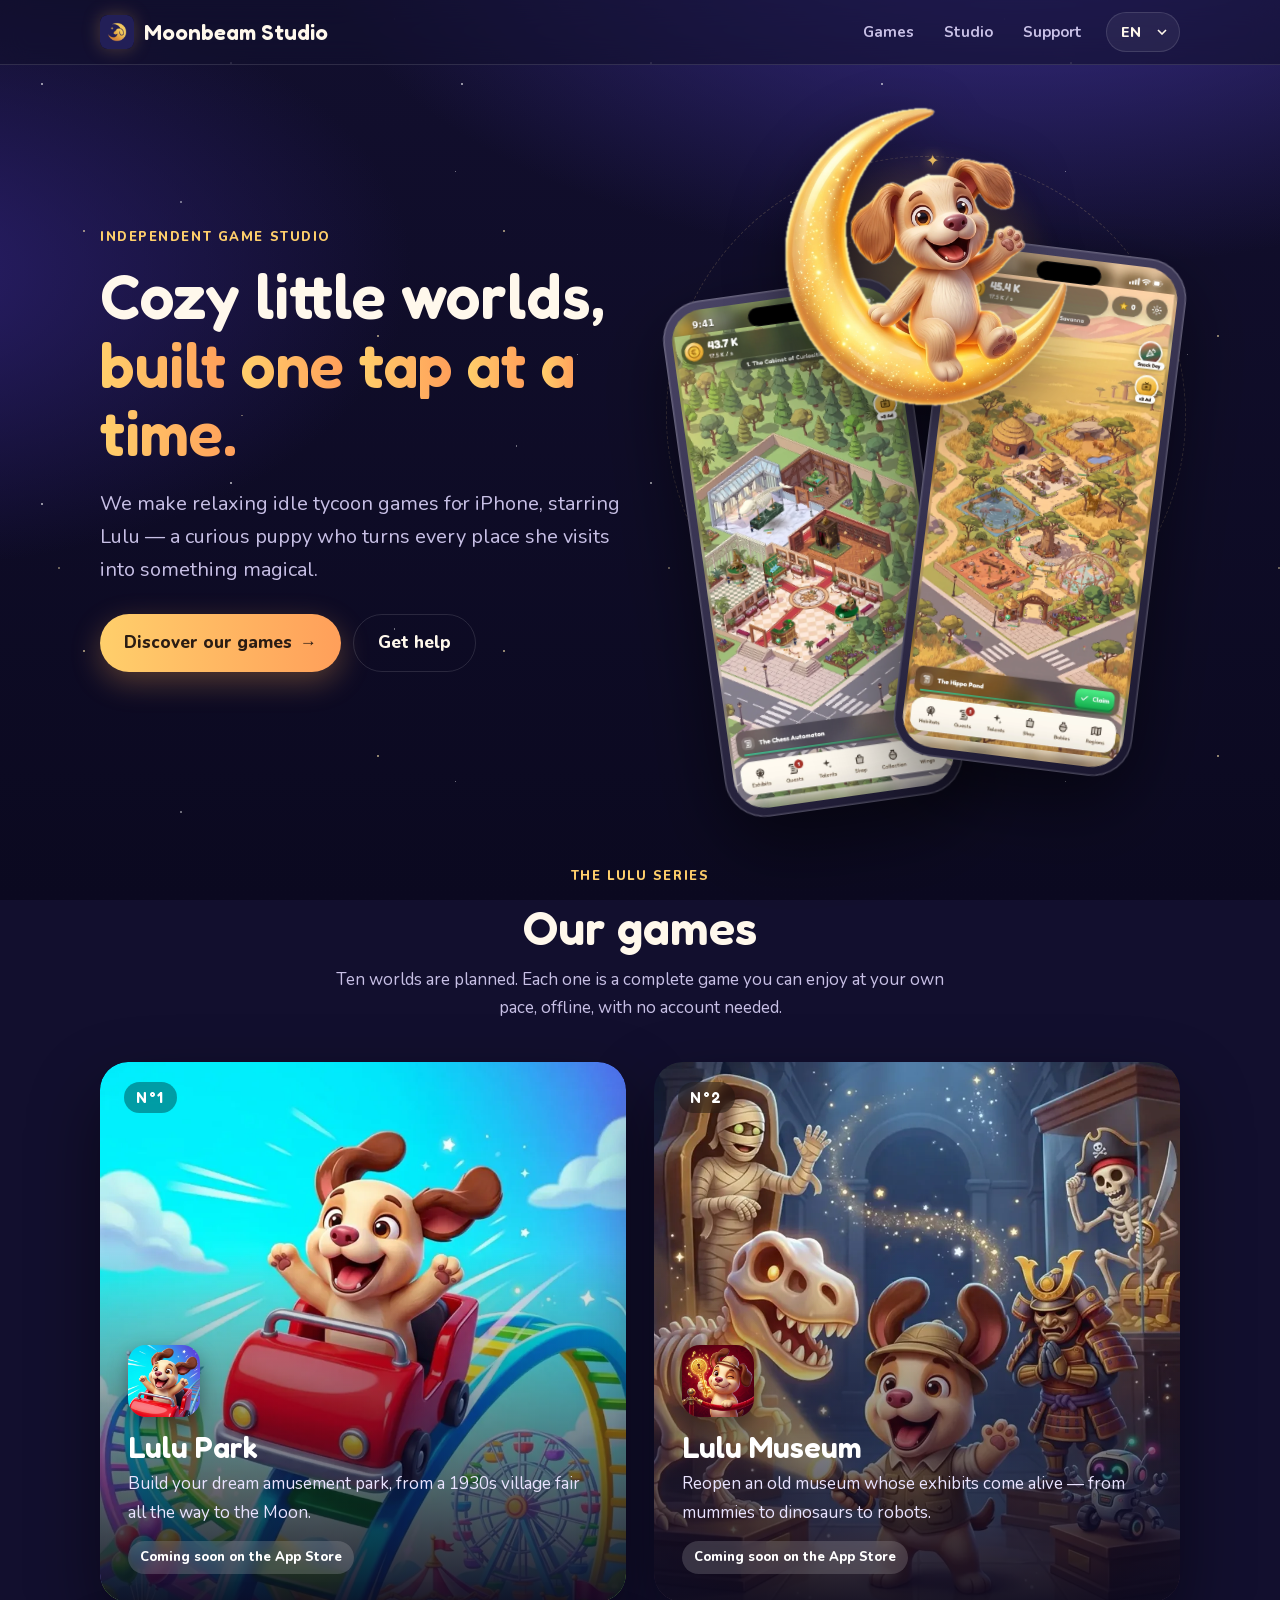
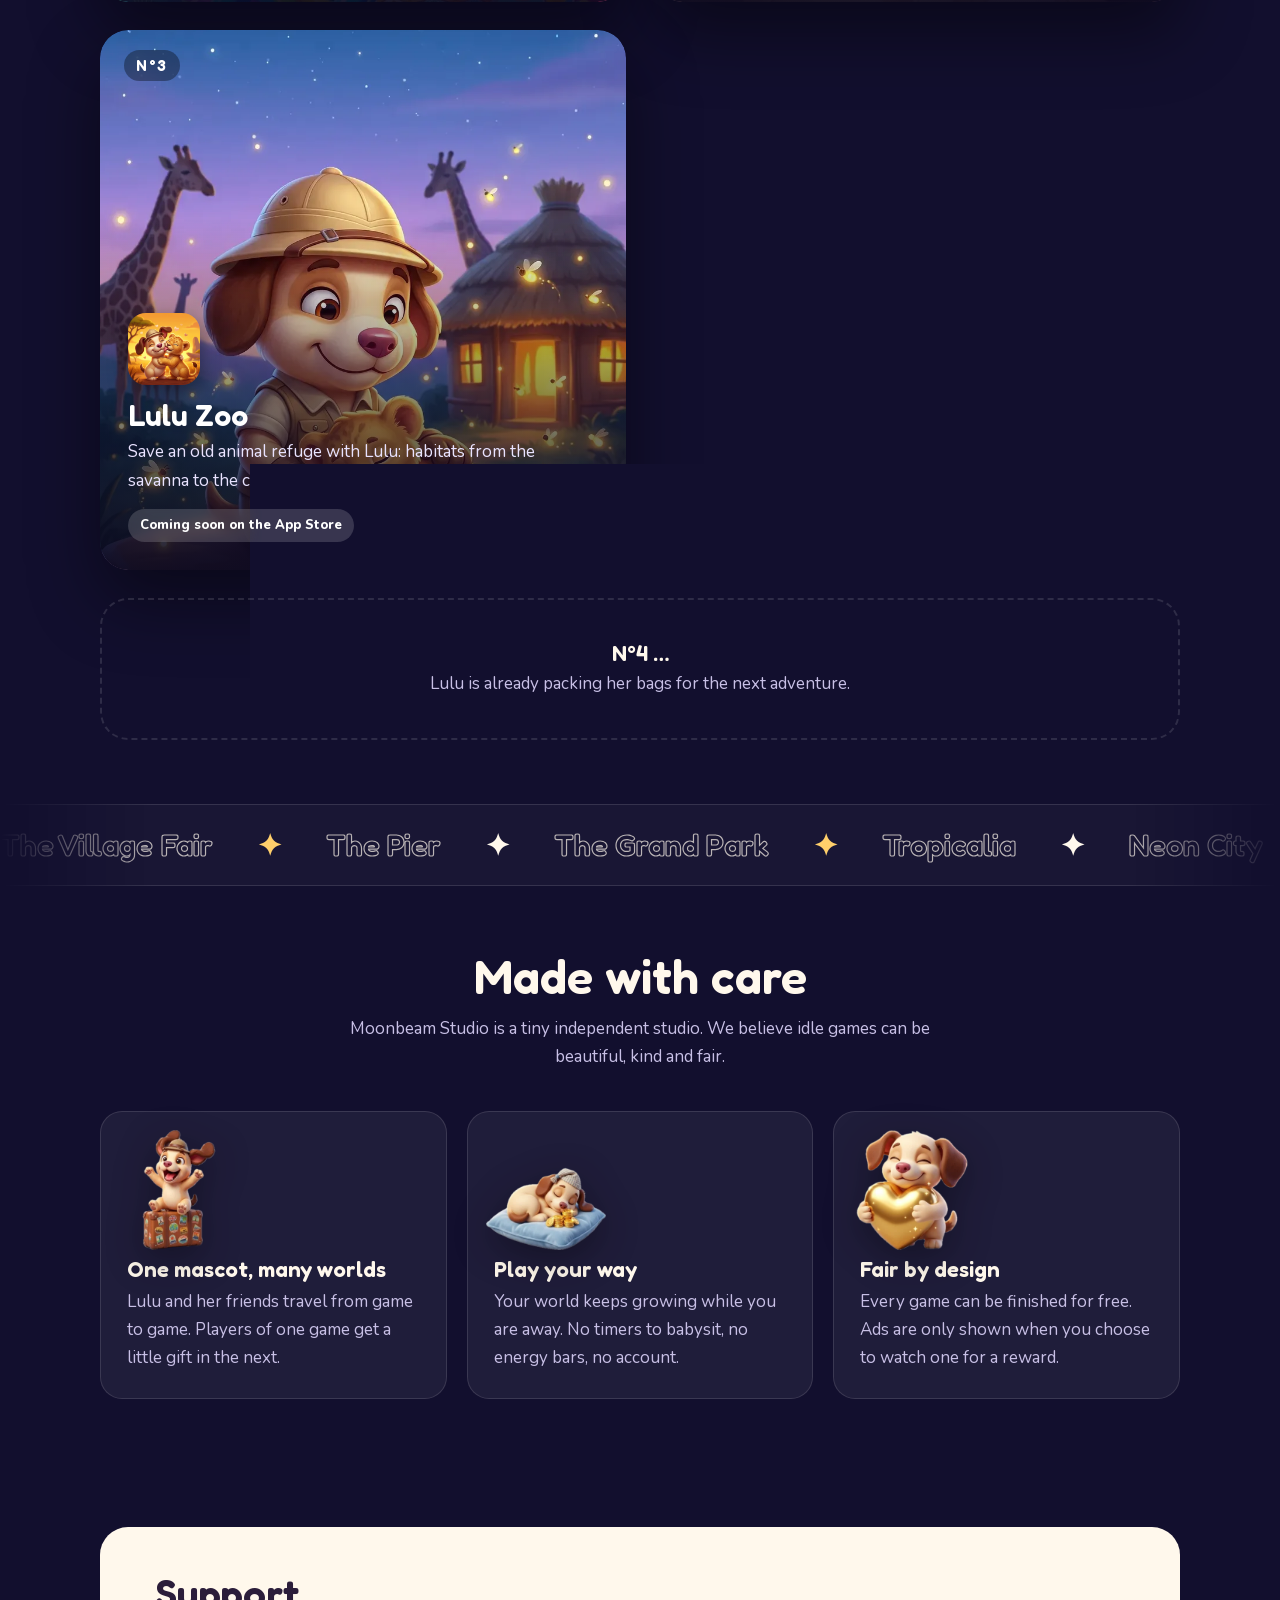
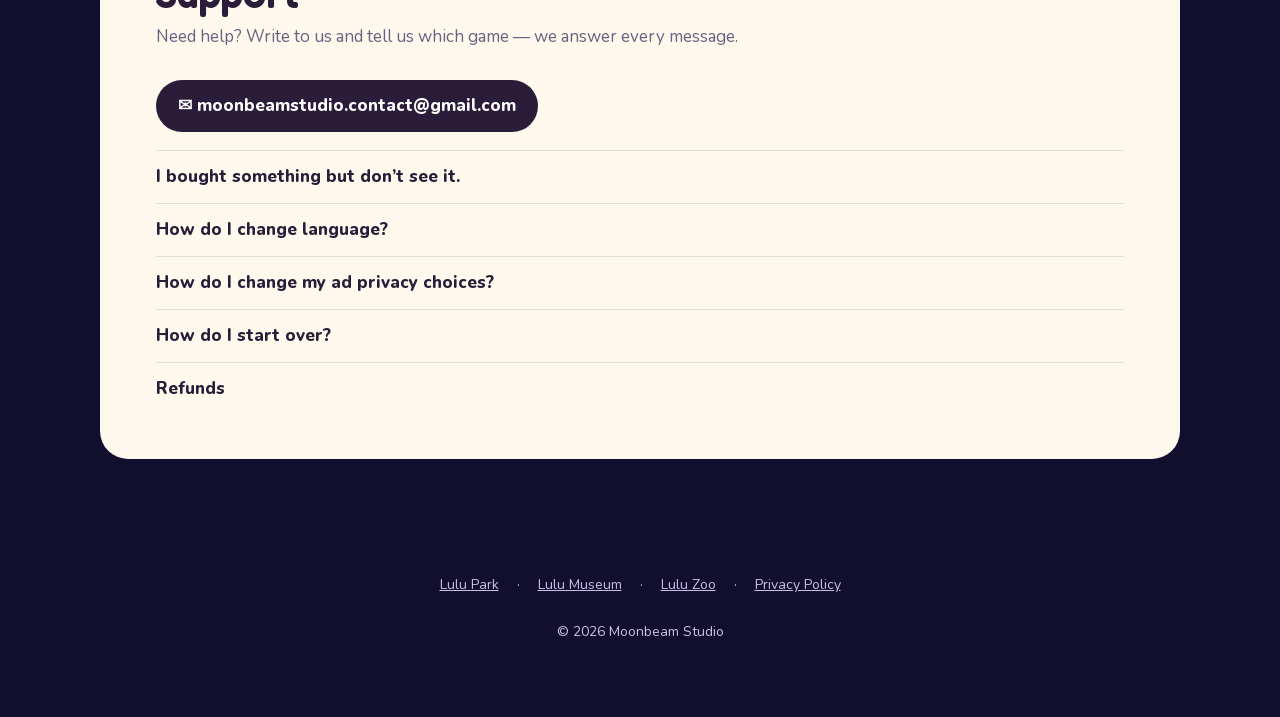
<file: index.html>
<!doctype html>
<html lang="en" data-l="en">
<head>
<meta charset="utf-8">
<meta name="viewport" content="width=device-width, initial-scale=1">
<title>Moonbeam Studio · Cozy idle games starring Lulu</title>
<meta name="description" content="Moonbeam Studio makes cozy idle tycoon games starring Lulu the puppy: Lulu Park, Lulu Museum and Lulu Zoo. Support, FAQ and contact.">
<meta property="og:title" content="Moonbeam Studio">
<meta property="og:description" content="Cozy idle worlds starring Lulu the puppy.">
<meta property="og:image" content="https://moonbeamstudio.github.io/img/og-studio.jpg">
<meta property="og:image:width" content="1200"><meta property="og:image:height" content="630">
<meta name="twitter:card" content="summary_large_image">
<link rel="canonical" href="https://moonbeamstudio.github.io/">
<script type="application/ld+json">{"@context": "https://schema.org", "@type": "Organization", "name": "Moonbeam Studio", "url": "https://moonbeamstudio.github.io/", "logo": "https://moonbeamstudio.github.io/img/logo.png", "email": "moonbeamstudio.contact@gmail.com"}</script>
<link rel="icon" href="favicon.png?v=2">
<link rel="apple-touch-icon" href="apple-touch-icon.png?v=2">
<link rel="preload" href="fonts/fredoka-600-latin.woff2" as="font" type="font/woff2" crossorigin>
<link rel="stylesheet" href="fonts.css">
<link rel="stylesheet" href="style.css">
<script src="i18n.js"></script>
<script src="lang.js"></script>
<script src="motion.js"></script>
</head>
<body>
<div class="sky"></div><div class="progress"></div><div class="glow"></div>

<header class="nav"><div class="wrap">
  <a class="brand" href="./"><img class="logo" src="img/logo-96.png" alt="" width="34" height="34">Moonbeam Studio</a>
  <nav>
    <a href="#games" class="hide-s"><span data-i="t0">Games</span></a>
    <a href="#studio" class="hide-s"><span data-i="t1">Studio</span></a>
    <a href="#support"><span data-i="t2">Support</span></a>
    <label class="lang"><span class="sr">Language</span><select aria-label="Language">
      <option value="en">EN</option><option value="fr">FR</option><option value="es">ES</option><option value="pt">PT</option><option value="de">DE</option><option value="it">IT</option><option value="ja">日本</option>
    </select></label>
  </nav>
</div></header>

<main>
<div class="wrap hero">
  <div>
    <span class="eyebrow"><span data-i="t3">Independent game studio</span></span>
    <h1 data-words><span data-i="t4">Cozy little worlds, <em>built one tap at a time.</em></span></h1>
    <p class="lead" data-r><span data-i="t5">We make relaxing idle tycoon games for iPhone, starring Lulu — a curious puppy who turns every place she visits into something magical.</span></p>
    <div class="btns" data-r>
      <a class="btn gold" href="#games"><span data-i="t6">Discover our games</span> →</a>
      <a class="btn ghost" href="#support"><span data-i="t7">Get help</span></a>
    </div>
  </div>
  <div class="stage" aria-hidden="true">
    <div class="orbit"></div><div class="orbit o2"></div><div class="moon"></div><img class="lulu" src="img/lulu-moon.webp" alt="Lulu sitting on the moon">
    <div class="phone p1"><img src="img/museum-1.webp" alt="" fetchpriority="high" decoding="async" width="720" height="1564"></div>
    <div class="phone p2"><img src="img/zoo-1.webp" alt="" fetchpriority="high" decoding="async" width="720" height="1564"></div>
  </div>
</div>

<section id="games"><div class="wrap">
  <div class="title">
    <span class="eyebrow"><span data-i="t8">The Lulu series</span></span>
    <h2 data-words><span data-i="t9">Our games</span></h2>
    <p><span data-i="t10">Ten worlds are planned. Each one is a complete game you can enjoy at your own pace, offline, with no account needed.</span></p>
  </div>
  <div class="games">
    <a class="game" data-tilt data-r href="lulu-park.html">
      <img src="img/park-hero.webp" alt="" loading="lazy">
      <span class="num">N°1</span>
      <div class="info">
        <img class="icon" src="img/park-icon.png" alt="Lulu Park icon">
        <h3>Lulu Park</h3>
        <p><span data-i="t11">Build your dream amusement park, from a 1930s village fair all the way to the Moon.</span></p>
        <!--store:park--><span class="tag"><span data-i="t12">Coming soon on the App Store</span></span><!--/store:park-->
      </div>
    </a>
    <a class="game" data-tilt data-r href="lulu-museum.html">
      <img src="img/museum-hero.webp" alt="" loading="lazy">
      <span class="num">N°2</span>
      <div class="info">
        <img class="icon" src="img/museum-icon.png" alt="Lulu Museum icon">
        <h3>Lulu Museum</h3>
        <p><span data-i="t13">Reopen an old museum whose exhibits come alive — from mummies to dinosaurs to robots.</span></p>
        <!--store:museum--><span class="tag"><span data-i="t12">Coming soon on the App Store</span></span><!--/store:museum-->
      </div>
    </a>
    <a class="game" data-tilt data-r href="lulu-zoo.html">
      <img src="img/zoo-hero.webp" alt="" loading="lazy">
      <span class="num">N°3</span>
      <div class="info">
        <img class="icon" src="img/zoo-icon.png" alt="Lulu Zoo icon">
        <h3>Lulu Zoo</h3>
        <p><span data-i="t83">Save an old animal refuge with Lulu: habitats from the savanna to the coral reef, with babies to name.</span></p>
        <!--store:zoo--><span class="tag"><span data-i="t12">Coming soon on the App Store</span></span><!--/store:zoo-->
      </div>
    </a>
    <div class="game soon" data-r>
      <div><b style="font:600 22px Fredoka,sans-serif;color:var(--ink)">N°4 …</b><br><span data-i="t14">Lulu is already packing her bags for the next adventure.</span></div>
    </div>
  </div>
</div></section>

<div class="marquee" aria-hidden="true"><div><span><span data-i="t40">The Village Fair</span></span><span>✦</span><span><span data-i="t41">The Pier</span></span><span>✦</span><span><span data-i="t42">The Grand Park</span></span><span>✦</span><span><span data-i="t43">Tropicalia</span></span><span>✦</span><span><span data-i="t44">Neon City</span></span><span>✦</span><span><span data-i="t45">Lunaria</span></span><span>✦</span><span><span data-i="t58">Cabinet of Curiosities</span></span><span>✦</span><span><span data-i="t59">Egypt of the Pharaohs</span></span><span>✦</span><span><span data-i="t60">Dinosaur Hall</span></span><span>✦</span><span><span data-i="t61">Age of Pirates</span></span><span>✦</span><span><span data-i="t62">Samurai Japan</span></span><span>✦</span><span><span data-i="t63">Museum of the Future</span></span><span>✦</span><span><span data-i="t86">The Savanna</span></span><span>✦</span><span><span data-i="t87">The Amazon Jungle</span></span><span>✦</span><span><span data-i="t88">The Ice Floe</span></span><span>✦</span><span><span data-i="t89">The Australian Bush</span></span><span>✦</span><span><span data-i="t90">The Mountains of Asia</span></span><span>✦</span><span><span data-i="t91">The Reef and the Ark</span></span><span>✦</span><span><span data-i="t40">The Village Fair</span></span><span>✦</span><span><span data-i="t41">The Pier</span></span><span>✦</span><span><span data-i="t42">The Grand Park</span></span><span>✦</span><span><span data-i="t43">Tropicalia</span></span><span>✦</span><span><span data-i="t44">Neon City</span></span><span>✦</span><span><span data-i="t45">Lunaria</span></span><span>✦</span><span><span data-i="t58">Cabinet of Curiosities</span></span><span>✦</span><span><span data-i="t59">Egypt of the Pharaohs</span></span><span>✦</span><span><span data-i="t60">Dinosaur Hall</span></span><span>✦</span><span><span data-i="t61">Age of Pirates</span></span><span>✦</span><span><span data-i="t62">Samurai Japan</span></span><span>✦</span><span><span data-i="t63">Museum of the Future</span></span><span>✦</span><span><span data-i="t86">The Savanna</span></span><span>✦</span><span><span data-i="t87">The Amazon Jungle</span></span><span>✦</span><span><span data-i="t88">The Ice Floe</span></span><span>✦</span><span><span data-i="t89">The Australian Bush</span></span><span>✦</span><span><span data-i="t90">The Mountains of Asia</span></span><span>✦</span><span><span data-i="t91">The Reef and the Ark</span></span><span>✦</span></div></div>

<section id="studio"><div class="wrap">
  <div class="title">
    <h2 data-words><span data-i="t15">Made with care</span></h2>
    <p><span data-i="t16">Moonbeam Studio is a tiny independent studio. We believe idle games can be beautiful, kind and fair.</span></p>
  </div>
  <div class="about">
    <div data-r><img class="ill" src="img/ill-travel.webp" alt="" loading="lazy" width="120" height="120"><b><span data-i="t17">One mascot, many worlds</span></b><p><span data-i="t18">Lulu and her friends travel from game to game. Players of one game get a little gift in the next.</span></p></div>
    <div data-r><img class="ill" src="img/ill-relax.webp" alt="" loading="lazy" width="120" height="120"><b><span data-i="t19">Play your way</span></b><p><span data-i="t20">Your world keeps growing while you are away. No timers to babysit, no energy bars, no account.</span></p></div>
    <div data-r><img class="ill" src="img/ill-heart.webp" alt="" loading="lazy" width="120" height="120"><b><span data-i="t21">Fair by design</span></b><p><span data-i="t22">Every game can be finished for free. Ads are only shown when you choose to watch one for a reward.</span></p></div>
  </div>
</div></section>

<section id="support"><div class="wrap">
  <div class="help" data-r>
    <h2 data-words><span data-i="t2">Support</span></h2>
    <p class="sub"><span data-i="t23">Need help? Write to us and tell us which game — we answer every message.</span></p>
    <a class="mail" href="mailto:moonbeamstudio.contact@gmail.com?subject=Support">✉ moonbeamstudio.contact@gmail.com</a>
    <details><summary><span data-i="t24">I bought something but don’t see it.</span></summary><p><span data-i="t25">Open the Shop and tap <i>Restore purchases</i>. Make sure you are signed in with the same Apple Account.</span></p></details>
    <details><summary><span data-i="t26">How do I change language?</span></summary><p><span data-i="t27">Menu (⚙) → Language. The game uses your iPhone language by default.</span></p></details>
    <details><summary><span data-i="t28">How do I change my ad privacy choices?</span></summary><p><span data-i="t29">Menu (⚙) → Privacy choices, or iOS Settings → Privacy &amp; Security → Tracking.</span></p></details>
    <details><summary><span data-i="t30">How do I start over?</span></summary><p><span data-i="t31">Menu (⚙) → Reset game. Purchases can be restored afterwards.</span></p></details>
    <details><summary><span data-i="t32">Refunds</span></summary><p><span data-i="t33">Purchases are handled by Apple:</span> <a href="https://reportaproblem.apple.com">reportaproblem.apple.com</a></p></details>
  </div>
</div></section>
</main>

<footer>
  <a href="lulu-park.html">Lulu Park</a> · <a href="lulu-museum.html">Lulu Museum</a> · <a href="lulu-zoo.html">Lulu Zoo</a> · <a href="privacy.html"><span data-i="t34">Privacy Policy</span></a>
  <p>© 2026 Moonbeam Studio</p>
</footer>
</body>
</html>
</file>
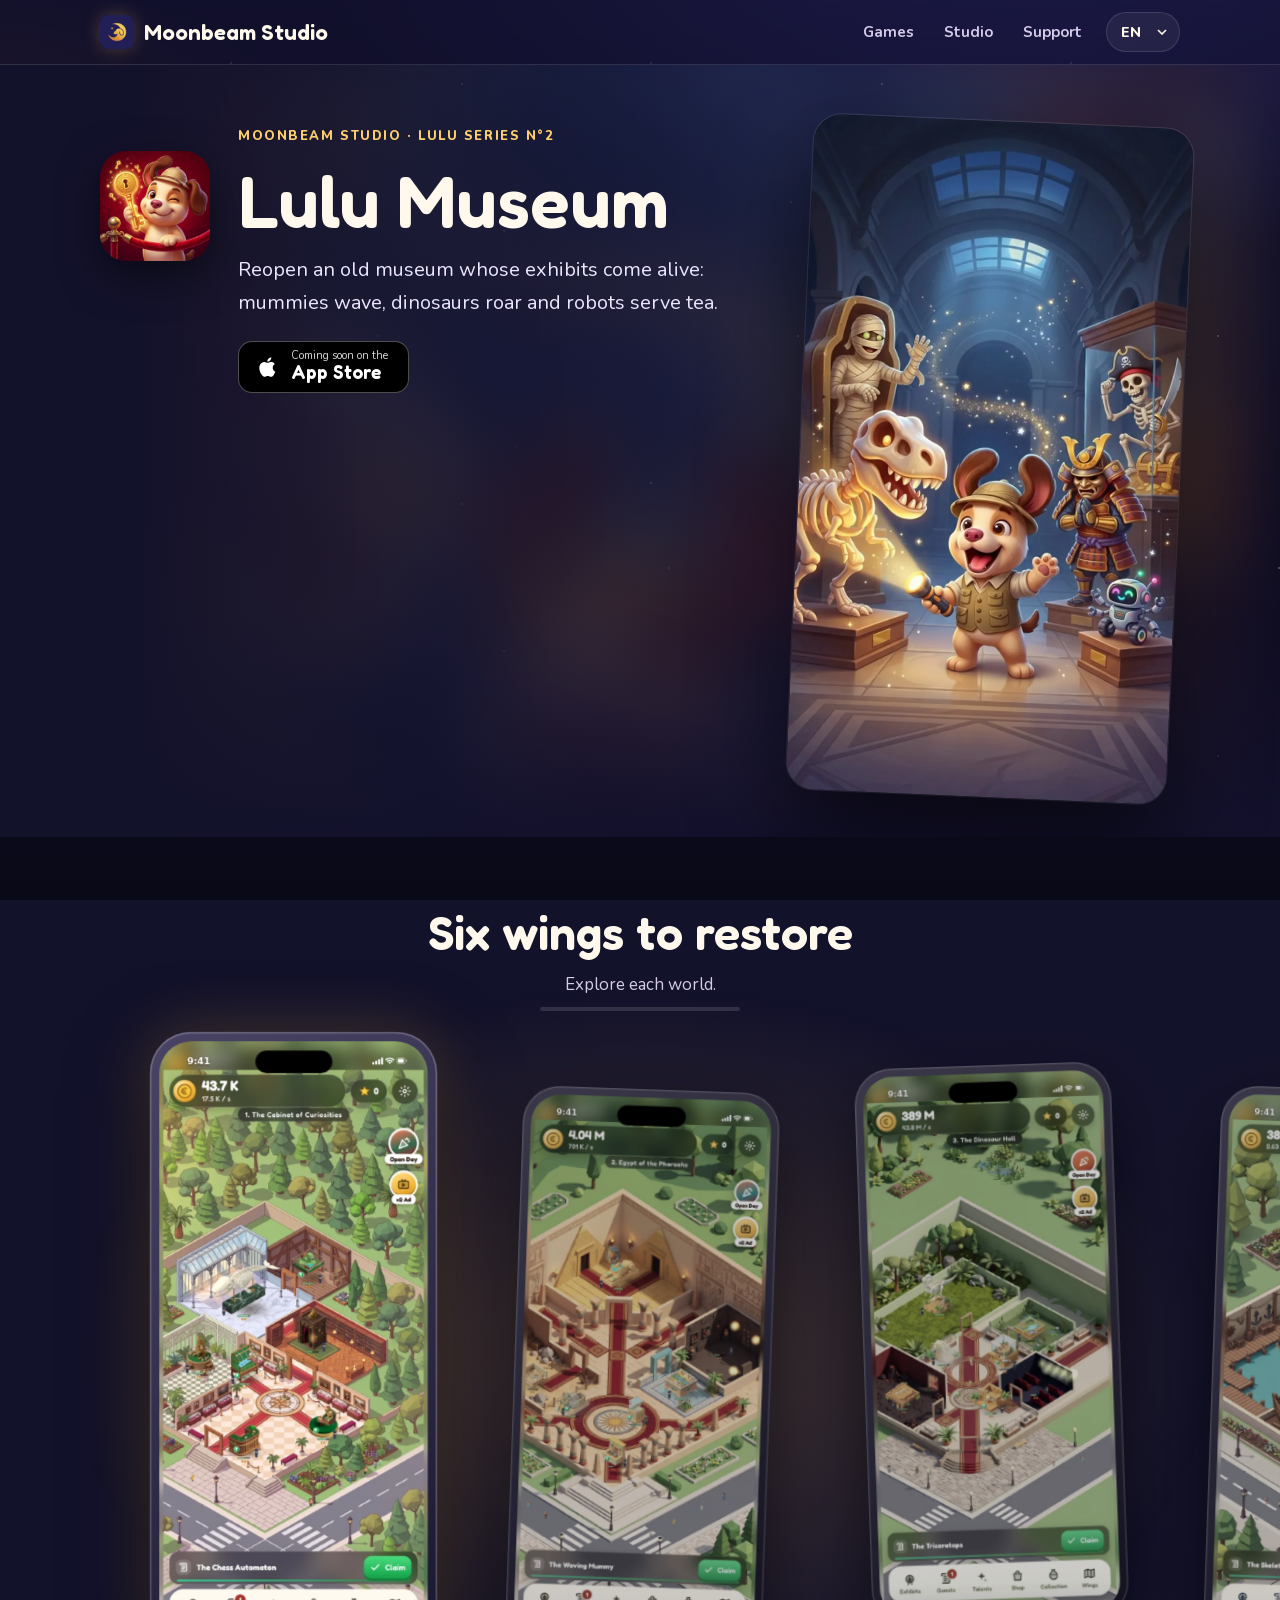
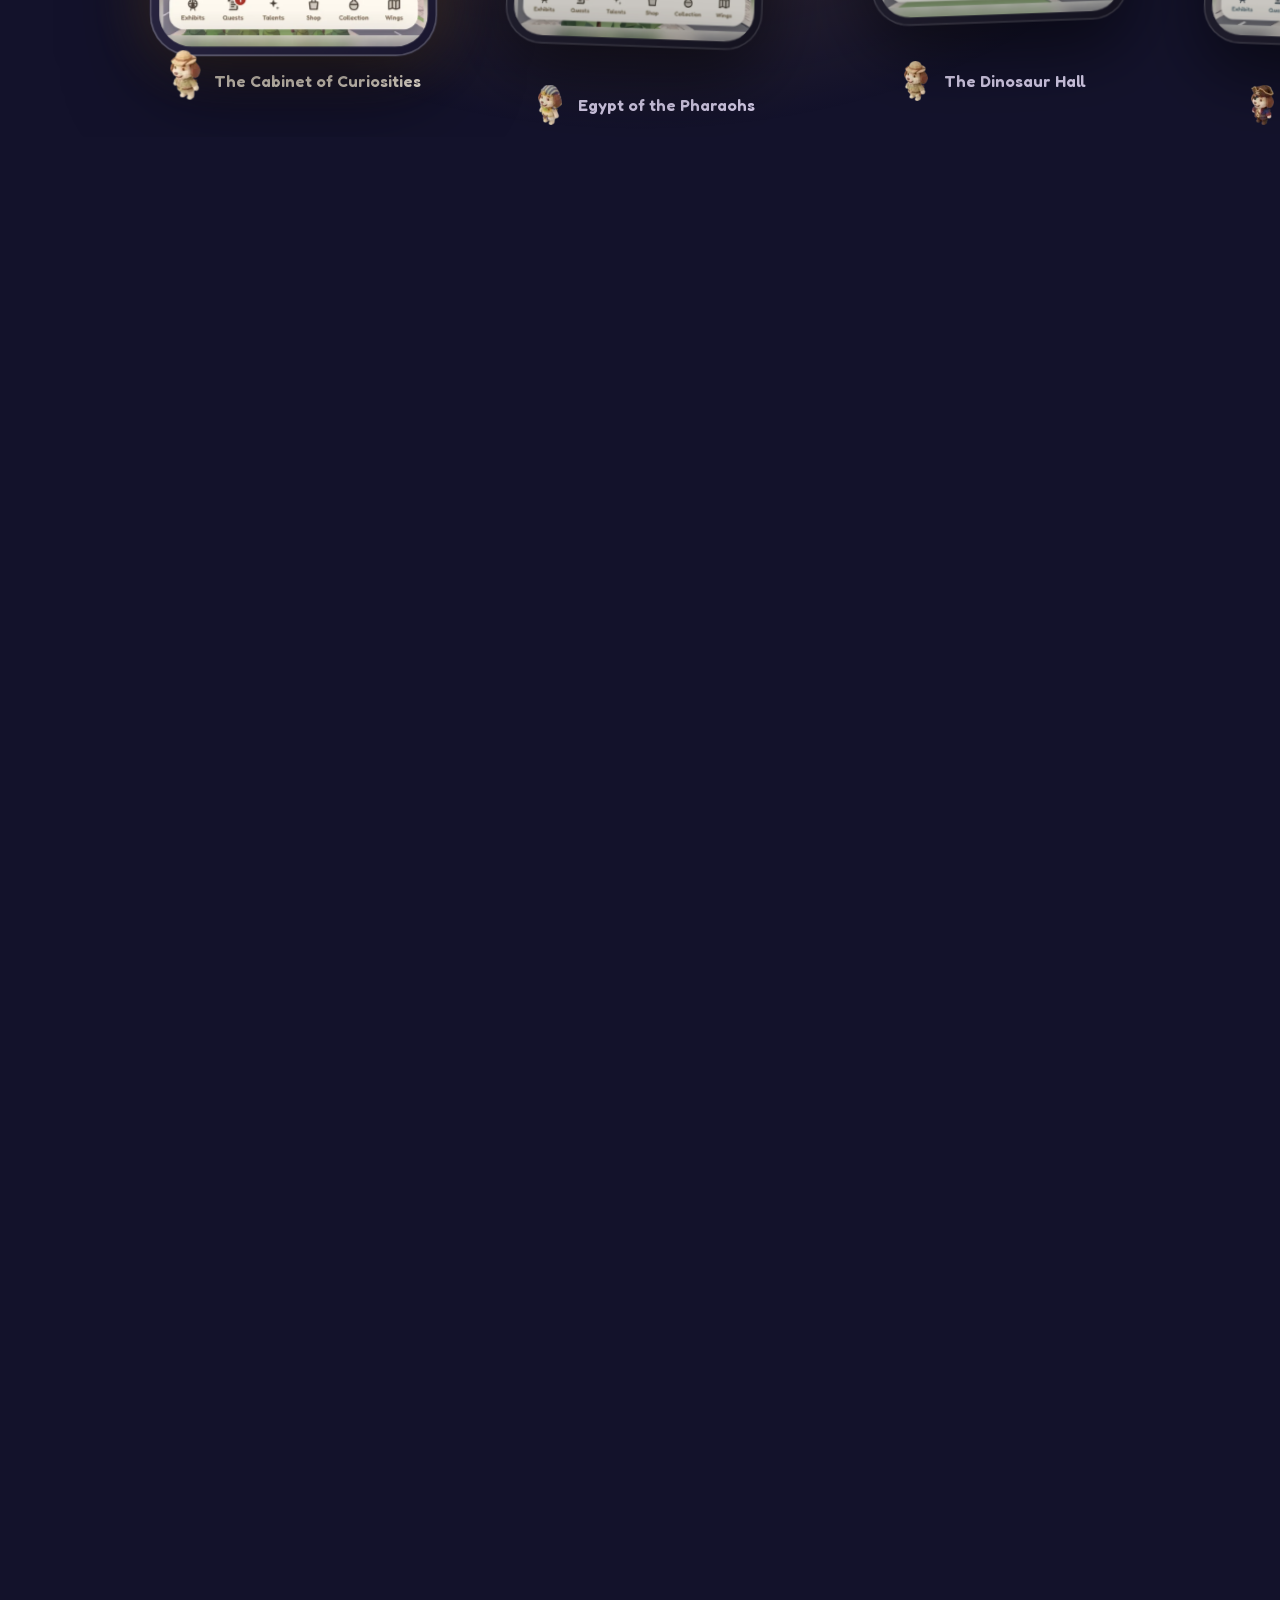
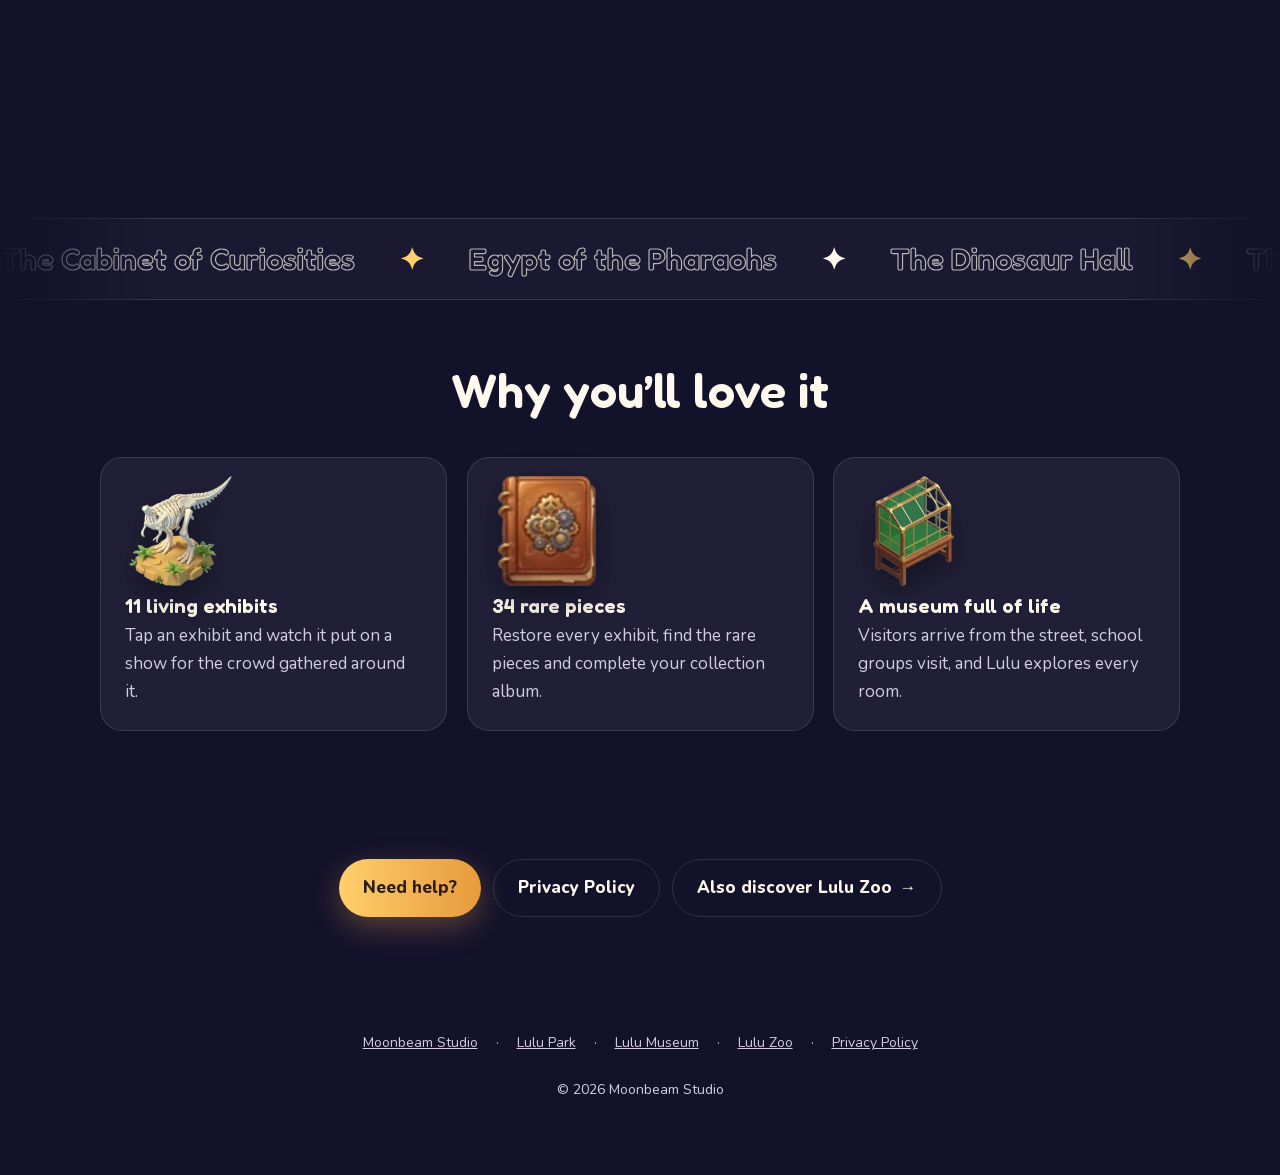
<file: lulu-museum.html>
<!doctype html>
<html lang="en" data-l="en">
<head>
<meta charset="utf-8">
<meta name="viewport" content="width=device-width, initial-scale=1">
<title>Lulu Museum: Idle Tycoon · Moonbeam Studio</title>
<meta name="description" content="Reopen an old museum whose exhibits come alive, with Lulu the puppy. Six wings from a cabinet of curiosities to the museum of the future. A cozy idle tycoon game for iPhone.">
<meta property="og:title" content="Lulu Museum: Idle Tycoon · Moonbeam Studio">
<meta property="og:description" content="Reopen an old museum whose exhibits come alive, with Lulu the puppy. Six wings from a cabinet of curiosities to the museum of the future. A cozy idle tycoon game for iPhone.">
<meta property="og:image" content="https://moonbeamstudio.github.io/img/og-museum.jpg">
<meta property="og:image:width" content="1200"><meta property="og:image:height" content="630">
<meta name="twitter:card" content="summary_large_image">
<link rel="canonical" href="https://moonbeamstudio.github.io/lulu-museum.html">
<script type="application/ld+json">{"@context": "https://schema.org", "@type": "VideoGame", "name": "Lulu Museum: Idle Tycoon", "description": "Reopen an old museum whose exhibits come alive, with Lulu the puppy.", "image": "https://moonbeamstudio.github.io/img/museum-hero.webp", "gamePlatform": "iPhone", "applicationCategory": "GameApplication", "operatingSystem": "iOS", "genre": ["Simulation", "Casual"], "inLanguage": ["en", "fr", "es", "pt", "de", "it", "ja"], "offers": {"@type": "Offer", "price": "0", "priceCurrency": "USD"}, "publisher": {"@type": "Organization", "name": "Moonbeam Studio", "url": "https://moonbeamstudio.github.io/"}}</script>
<link rel="icon" href="favicon.png?v=2">
<link rel="apple-touch-icon" href="apple-touch-icon.png?v=2">
<link rel="preload" href="fonts/fredoka-600-latin.woff2" as="font" type="font/woff2" crossorigin>
<link rel="stylesheet" href="fonts.css">
<link rel="stylesheet" href="style.css">
<script src="i18n.js"></script>
<script src="lang.js"></script>
<script src="motion.js"></script>
</head>
<body class="t-museum">
<div class="sky"></div><div class="progress"></div><div class="glow"></div>
<header class="nav"><div class="wrap">
  <a class="brand" href="./"><img class="logo" src="img/logo-96.png" alt="" width="34" height="34">Moonbeam Studio</a>
  <nav>
    <a href="./#games" class="hide-s"><span data-i="t0">Games</span></a>
    <a href="./#studio" class="hide-s"><span data-i="t1">Studio</span></a>
    <a href="./#support"><span data-i="t2">Support</span></a>
    <label class="lang"><span class="sr">Language</span><select aria-label="Language">
      <option value="en">EN</option><option value="fr">FR</option><option value="es">ES</option><option value="pt">PT</option><option value="de">DE</option><option value="it">IT</option><option value="ja">日本</option>
    </select></label>
  </nav>
</div></header>
<main>
<div class="ghero">
  <img class="bg" src="img/museum-hero.webp" alt="">
  <div class="wrap">
    <div class="posterbox" aria-hidden="true"><img class="poster" data-tilt src="img/museum-hero.webp" alt=""></div>
    <img class="icon" data-r src="img/museum-icon.png" alt="Lulu Museum icon">
    <div>
      <span class="eyebrow" data-r><span data-i="t55">Moonbeam Studio · Lulu series n°2</span></span>
      <h1 data-words>Lulu Museum</h1>
      <p data-r><span data-i="t56">Reopen an old museum whose exhibits come alive: mummies wave, dinosaurs roar and robots serve tea.</span></p>
      <!--store:museum--><span class="store" data-r><svg viewBox="0 0 24 24" aria-hidden="true"><path d="M16.37 12.6c-.02-2.3 1.88-3.4 1.96-3.46-1.07-1.56-2.73-1.78-3.32-1.8-1.41-.14-2.76.83-3.47.83-.72 0-1.82-.81-3-.79-1.54.02-2.96.9-3.75 2.27-1.6 2.78-.41 6.89 1.15 9.14.76 1.1 1.67 2.34 2.86 2.3 1.15-.05 1.58-.74 2.97-.74 1.38 0 1.77.74 2.98.72 1.23-.02 2.01-1.12 2.76-2.23.87-1.28 1.23-2.52 1.25-2.58-.03-.01-2.4-.92-2.42-3.66zM14.1 5.86c.63-.77 1.06-1.83.94-2.89-.91.04-2.01.61-2.66 1.37-.58.67-1.1 1.76-.96 2.8 1.01.08 2.05-.52 2.68-1.28z"/></svg><span><small><span data-i="t37">Coming soon on the</span></small><b data-i="t79">App Store</b></span></span><!--/store:museum-->
    </div>
  </div>
</div>

<section class="rail"><div class="sticky"><div class="title wrap">
  <h2 data-words><span data-i="t57">Six wings to restore</span></h2>
  <p><span data-i="t39">Explore each world.</span></p>
<div class="meter"><i></i></div></div>
  <div class="shots">
    <figure data-tint="#7a5a3a"><div class="phone" data-tilt><img src="img/museum-1.webp" alt="The Cabinet of Curiosities" loading="lazy" decoding="async" width="720" height="1564"></div><figcaption><img class="mini" src="img/s/museum-lulu-1.webp" alt=""><span data-i="t58">The Cabinet of Curiosities</span></figcaption></figure>
    <figure data-tint="#c9953f"><div class="phone" data-tilt><img src="img/museum-2.webp" alt="Egypt of the Pharaohs" loading="lazy" decoding="async" width="720" height="1564"></div><figcaption><img class="mini" src="img/s/museum-lulu-2.webp" alt=""><span data-i="t59">Egypt of the Pharaohs</span></figcaption></figure>
    <figure data-tint="#4f8a3a"><div class="phone" data-tilt><img src="img/museum-3.webp" alt="The Dinosaur Hall" loading="lazy" decoding="async" width="720" height="1564"></div><figcaption><img class="mini" src="img/s/museum-lulu-3.webp" alt=""><span data-i="t60">The Dinosaur Hall</span></figcaption></figure>
    <figure data-tint="#2e7fa0"><div class="phone" data-tilt><img src="img/museum-4.webp" alt="The Age of Pirates" loading="lazy" decoding="async" width="720" height="1564"></div><figcaption><img class="mini" src="img/s/museum-lulu-4.webp" alt=""><span data-i="t61">The Age of Pirates</span></figcaption></figure>
    <figure data-tint="#b03a3a"><div class="phone" data-tilt><img src="img/museum-5.webp" alt="Samurai Japan" loading="lazy" decoding="async" width="720" height="1564"></div><figcaption><img class="mini" src="img/s/museum-lulu-5.webp" alt=""><span data-i="t62">Samurai Japan</span></figcaption></figure>
    <figure data-tint="#6fa8d8"><div class="phone" data-tilt><img src="img/museum-6.webp" alt="The Museum of the Future" loading="lazy" decoding="async" width="720" height="1564"></div><figcaption><img class="mini" src="img/s/museum-lulu-6.webp" alt=""><span data-i="t63">The Museum of the Future</span></figcaption></figure>
  </div>
</div></section>
<div class="marquee" aria-hidden="true"><div><span><span data-i="t58">The Cabinet of Curiosities</span></span><span>✦</span><span><span data-i="t59">Egypt of the Pharaohs</span></span><span>✦</span><span><span data-i="t60">The Dinosaur Hall</span></span><span>✦</span><span><span data-i="t61">The Age of Pirates</span></span><span>✦</span><span><span data-i="t62">Samurai Japan</span></span><span>✦</span><span><span data-i="t63">The Museum of the Future</span></span><span>✦</span><span><span data-i="t58">The Cabinet of Curiosities</span></span><span>✦</span><span><span data-i="t59">Egypt of the Pharaohs</span></span><span>✦</span><span><span data-i="t60">The Dinosaur Hall</span></span><span>✦</span><span><span data-i="t61">The Age of Pirates</span></span><span>✦</span><span><span data-i="t62">Samurai Japan</span></span><span>✦</span><span><span data-i="t63">The Museum of the Future</span></span><span>✦</span></div></div>

<section><div class="wrap">
  <div class="title"><h2 data-words><span data-i="t46">Why you’ll love it</span></h2></div>
  <div class="feats">
    <div data-r data-tilt><img class="ill" src="img/s/museum-f1.webp" alt="" loading="lazy"><b><span data-count="36">36</span> <span data-i="t64">living exhibits</span></b><p><span data-i="t65">Tap an exhibit and watch it put on a show for the crowd gathered around it.</span></p></div>
    <div data-r data-tilt><img class="ill" src="img/s/museum-f2.webp" alt="" loading="lazy"><b><span data-count="108">108</span> <span data-i="t66">rare pieces</span></b><p><span data-i="t67">Restore every exhibit, find the rare pieces and complete your collection album.</span></p></div>
    <div data-r data-tilt><img class="ill" src="img/s/museum-f3.webp" alt="" loading="lazy"><b><span data-i="t68">A museum full of life</span></b><p><span data-i="t69">Visitors arrive from the street, school groups visit, and Lulu explores every room.</span></p></div>
  </div>
</div></section>

<section><div class="wrap" style="text-align:center">
  <div class="btns" style="justify-content:center">
    <a class="btn gold" href="./#support"><span data-i="t53">Need help?</span></a>
    <a class="btn ghost" href="privacy.html"><span data-i="t34">Privacy Policy</span></a>
    <a class="btn ghost" href="lulu-zoo.html"><span data-i="t96">Also discover Lulu Zoo</span> →</a>
  </div>
</div></section>
</main>

<footer>
  <a href="./">Moonbeam Studio</a> · <a href="lulu-park.html">Lulu Park</a> · <a href="lulu-museum.html">Lulu Museum</a> · <a href="lulu-zoo.html">Lulu Zoo</a> · <a href="privacy.html"><span data-i="t34">Privacy Policy</span></a>
  <p>© 2026 Moonbeam Studio</p>
</footer>
</body>
</html>
</file>
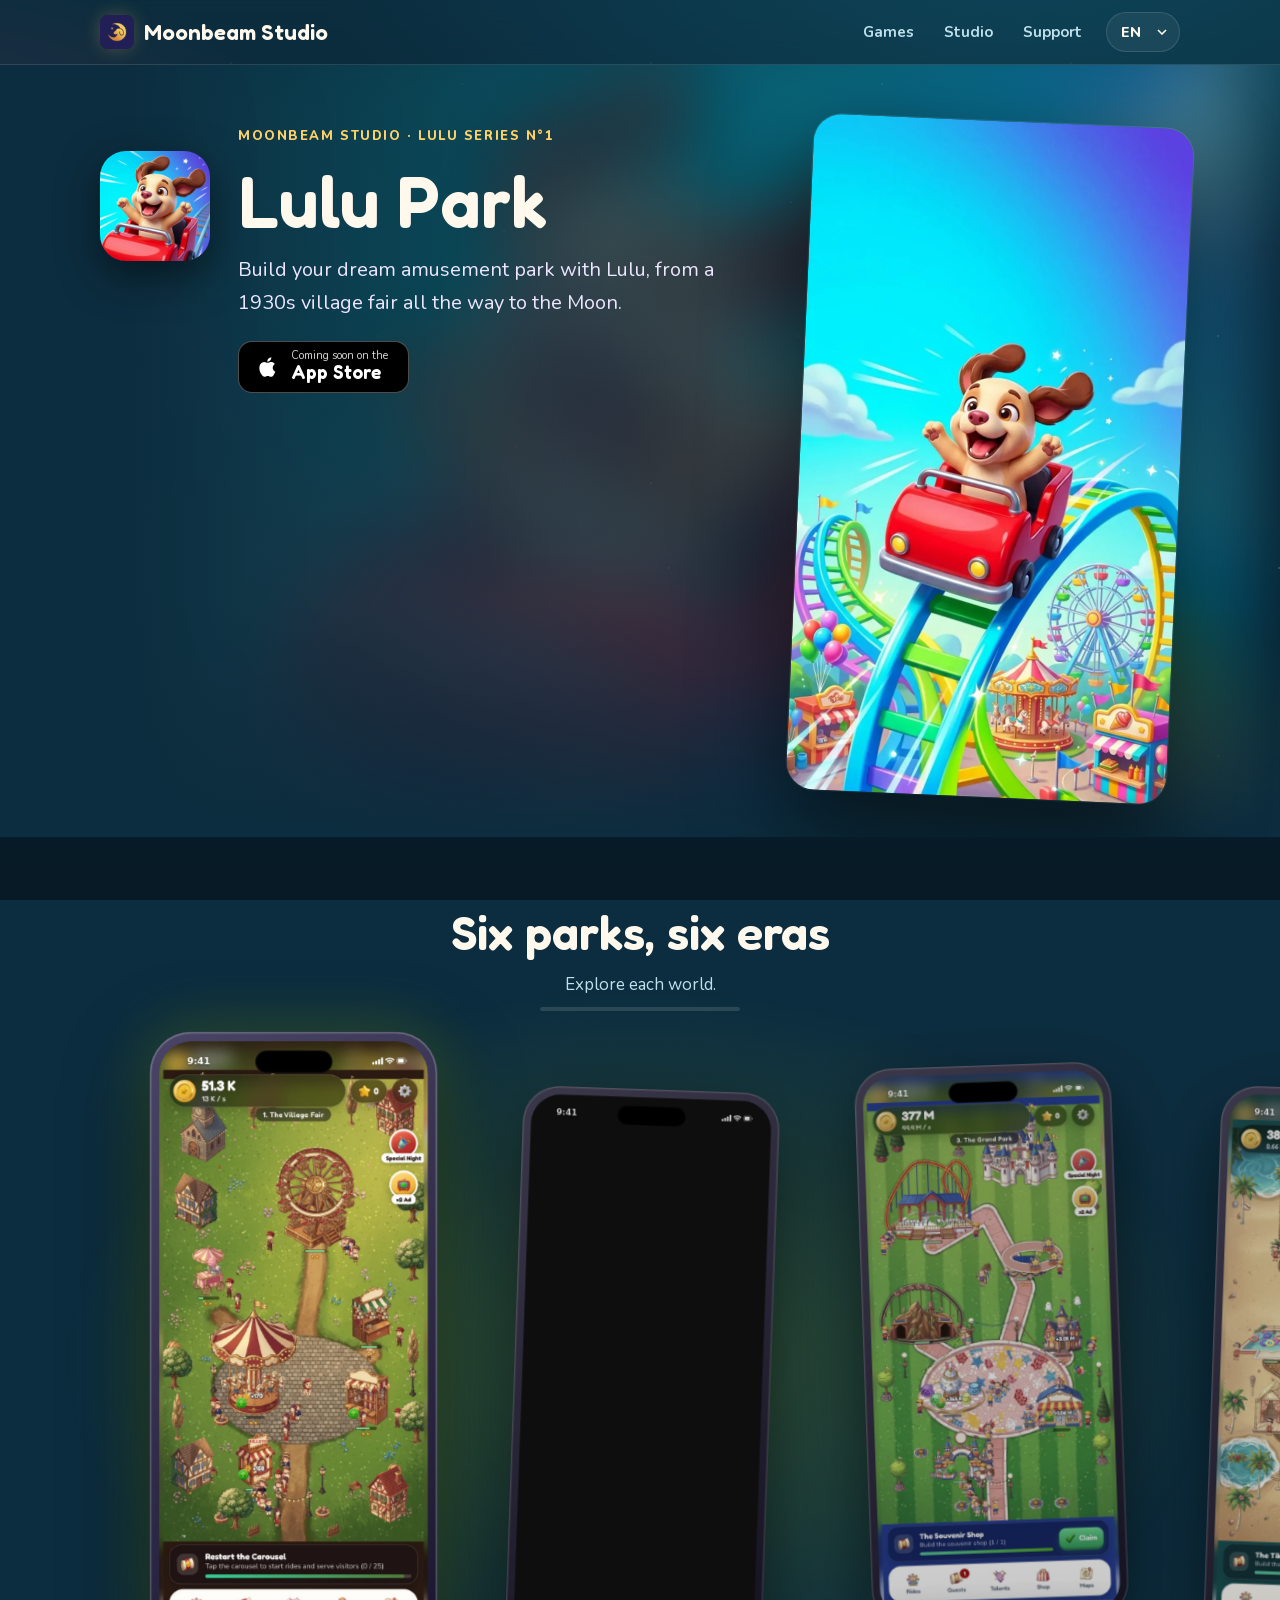
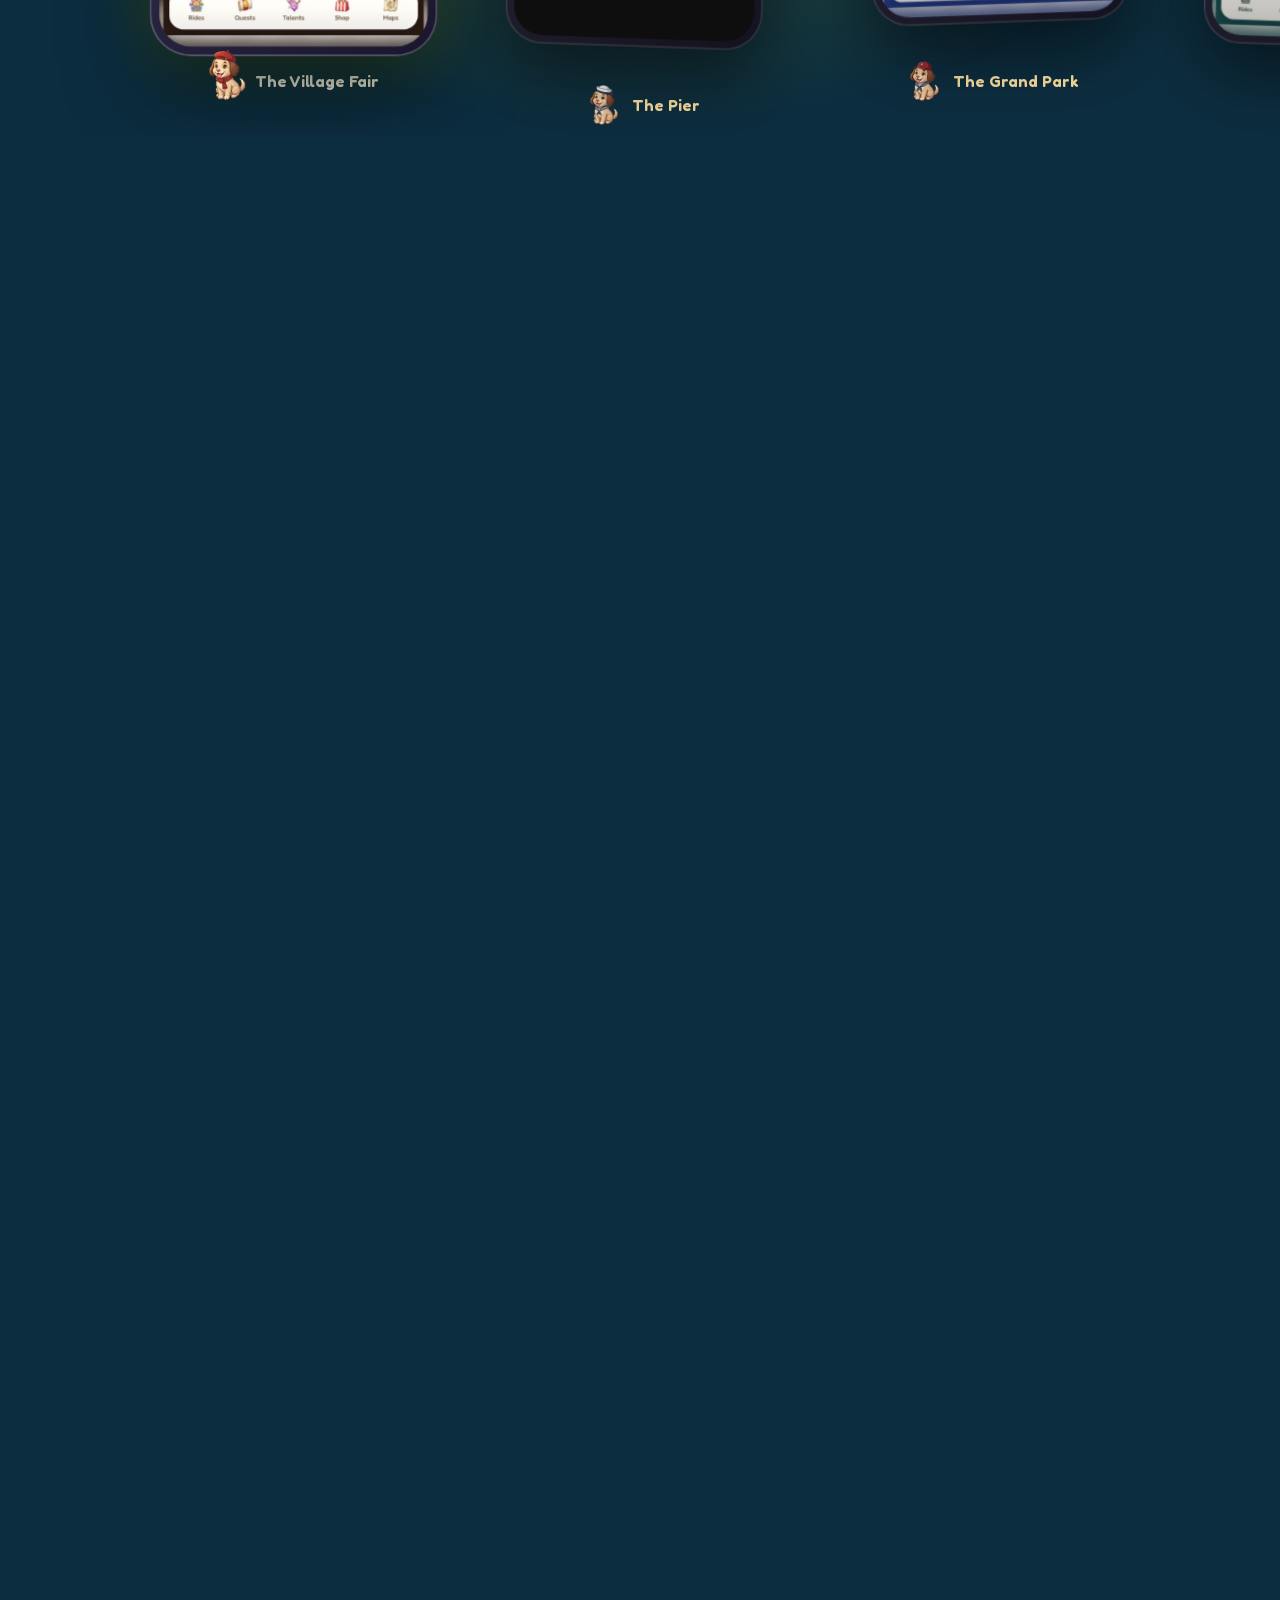
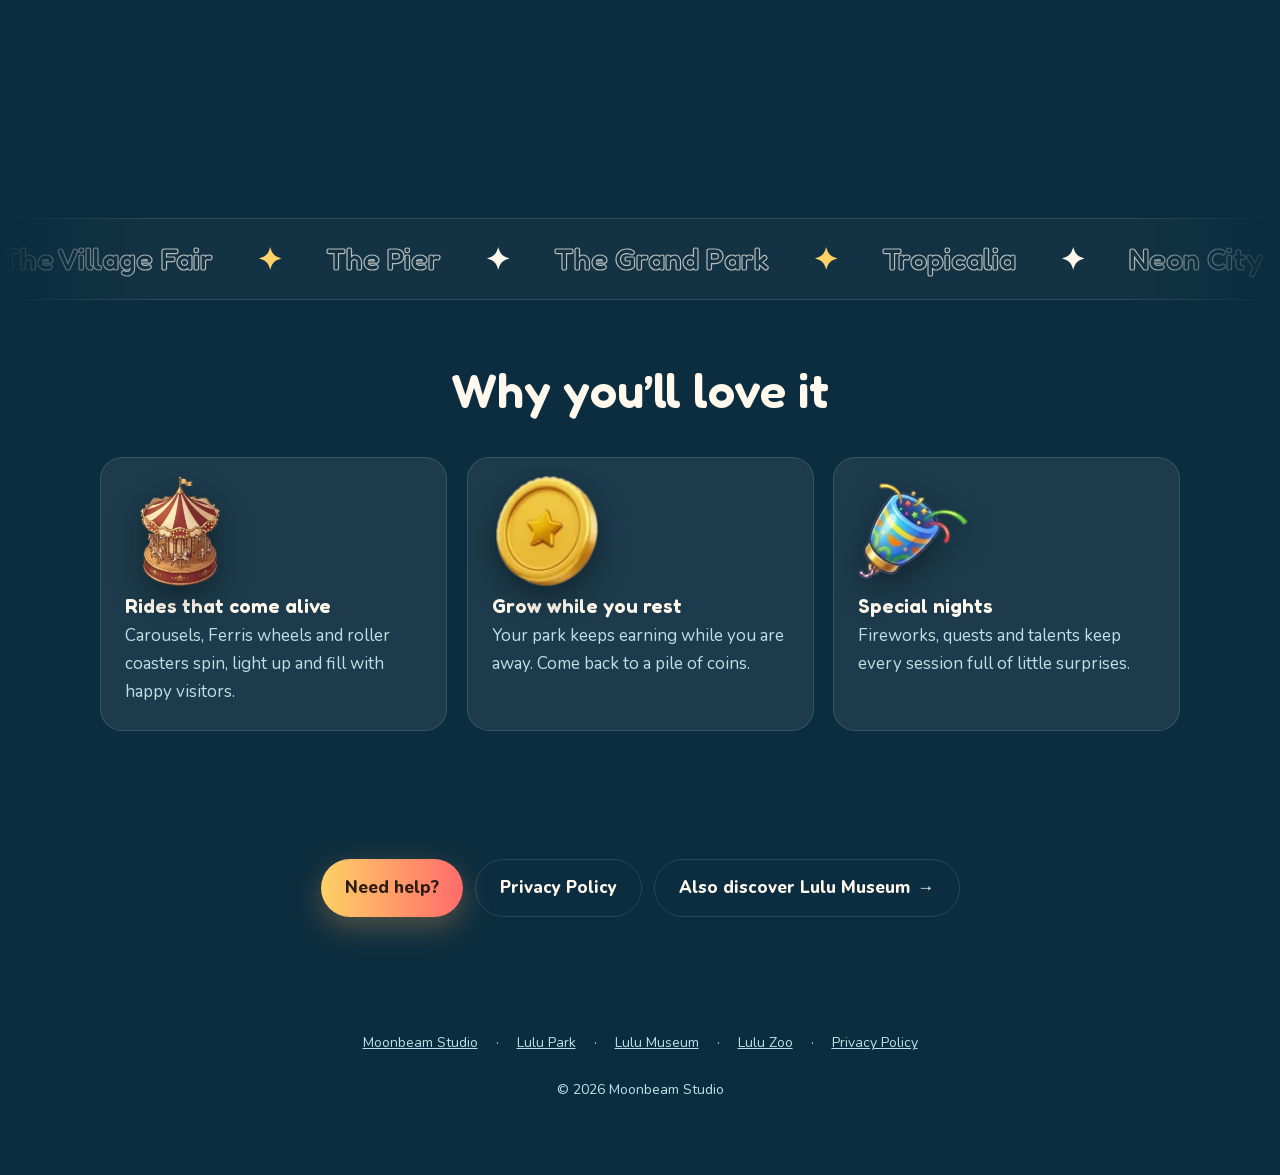
<file: lulu-park.html>
<!doctype html>
<html lang="en" data-l="en">
<head>
<meta charset="utf-8">
<meta name="viewport" content="width=device-width, initial-scale=1">
<title>Lulu Park: Idle Tycoon · Moonbeam Studio</title>
<meta name="description" content="Build your dream amusement park with Lulu the puppy, from a 1930s village fair to the Moon. A cozy idle tycoon game for iPhone.">
<meta property="og:title" content="Lulu Park: Idle Tycoon · Moonbeam Studio">
<meta property="og:description" content="Build your dream amusement park with Lulu the puppy, from a 1930s village fair to the Moon. A cozy idle tycoon game for iPhone.">
<meta property="og:image" content="https://moonbeamstudio.github.io/img/og-park.jpg">
<meta property="og:image:width" content="1200"><meta property="og:image:height" content="630">
<meta name="twitter:card" content="summary_large_image">
<link rel="canonical" href="https://moonbeamstudio.github.io/lulu-park.html">
<script type="application/ld+json">{"@context": "https://schema.org", "@type": "VideoGame", "name": "Lulu Park: Idle Tycoon", "description": "Build your dream amusement park with Lulu the puppy, from a 1930s village fair to the Moon.", "image": "https://moonbeamstudio.github.io/img/park-hero.webp", "gamePlatform": "iPhone", "applicationCategory": "GameApplication", "operatingSystem": "iOS", "genre": ["Simulation", "Casual"], "inLanguage": ["en", "fr", "es", "pt", "de", "it", "ja"], "offers": {"@type": "Offer", "price": "0", "priceCurrency": "USD"}, "publisher": {"@type": "Organization", "name": "Moonbeam Studio", "url": "https://moonbeamstudio.github.io/"}}</script>
<link rel="icon" href="favicon.png?v=2">
<link rel="apple-touch-icon" href="apple-touch-icon.png?v=2">
<link rel="preload" href="fonts/fredoka-600-latin.woff2" as="font" type="font/woff2" crossorigin>
<link rel="stylesheet" href="fonts.css">
<link rel="stylesheet" href="style.css">
<script src="i18n.js"></script>
<script src="lang.js"></script>
<script src="motion.js"></script>
</head>
<body class="t-park">
<div class="sky"></div><div class="progress"></div><div class="glow"></div>
<header class="nav"><div class="wrap">
  <a class="brand" href="./"><img class="logo" src="img/logo-96.png" alt="" width="34" height="34">Moonbeam Studio</a>
  <nav>
    <a href="./#games" class="hide-s"><span data-i="t0">Games</span></a>
    <a href="./#studio" class="hide-s"><span data-i="t1">Studio</span></a>
    <a href="./#support"><span data-i="t2">Support</span></a>
    <label class="lang"><span class="sr">Language</span><select aria-label="Language">
      <option value="en">EN</option><option value="fr">FR</option><option value="es">ES</option><option value="pt">PT</option><option value="de">DE</option><option value="it">IT</option><option value="ja">日本</option>
    </select></label>
  </nav>
</div></header>
<main>
<div class="ghero">
  <img class="bg" src="img/park-hero.webp" alt="">
  <div class="wrap">
    <div class="posterbox" aria-hidden="true"><img class="poster" data-tilt src="img/park-hero.webp" alt=""></div>
    <img class="icon" data-r src="img/park-icon.png" alt="Lulu Park icon">
    <div>
      <span class="eyebrow" data-r><span data-i="t35">Moonbeam Studio · Lulu series n°1</span></span>
      <h1 data-words>Lulu Park</h1>
      <p data-r><span data-i="t36">Build your dream amusement park with Lulu, from a 1930s village fair all the way to the Moon.</span></p>
      <!--store:park--><span class="store" data-r><svg viewBox="0 0 24 24" aria-hidden="true"><path d="M16.37 12.6c-.02-2.3 1.88-3.4 1.96-3.46-1.07-1.56-2.73-1.78-3.32-1.8-1.41-.14-2.76.83-3.47.83-.72 0-1.82-.81-3-.79-1.54.02-2.96.9-3.75 2.27-1.6 2.78-.41 6.89 1.15 9.14.76 1.1 1.67 2.34 2.86 2.3 1.15-.05 1.58-.74 2.97-.74 1.38 0 1.77.74 2.98.72 1.23-.02 2.01-1.12 2.76-2.23.87-1.28 1.23-2.52 1.25-2.58-.03-.01-2.4-.92-2.42-3.66zM14.1 5.86c.63-.77 1.06-1.83.94-2.89-.91.04-2.01.61-2.66 1.37-.58.67-1.1 1.76-.96 2.8 1.01.08 2.05-.52 2.68-1.28z"/></svg><span><small><span data-i="t37">Coming soon on the</span></small><b data-i="t79">App Store</b></span></span><!--/store:park-->
    </div>
  </div>
</div>

<section class="rail"><div class="sticky"><div class="title wrap">
  <h2 data-words><span data-i="t38">Six parks, six eras</span></h2>
  <p><span data-i="t39">Explore each world.</span></p>
<div class="meter"><i></i></div></div>
  <div class="shots">
    <figure data-tint="#5a7d2a"><div class="phone" data-tilt><img src="img/park-1.webp" alt="The Village Fair" loading="lazy" decoding="async" width="720" height="1564"></div><figcaption><img class="mini" src="img/s/park-lulu-1.webp" alt=""><span data-i="t40">The Village Fair</span></figcaption></figure>
    <figure data-tint="#2f8fb0"><div class="phone" data-tilt><img src="img/park-2.webp" alt="The Pier" loading="lazy" decoding="async" width="720" height="1564"></div><figcaption><img class="mini" src="img/s/park-lulu-2.webp" alt=""><span data-i="t41">The Pier</span></figcaption></figure>
    <figure data-tint="#3f9a4a"><div class="phone" data-tilt><img src="img/park-3.webp" alt="The Grand Park" loading="lazy" decoding="async" width="720" height="1564"></div><figcaption><img class="mini" src="img/s/park-lulu-3.webp" alt=""><span data-i="t42">The Grand Park</span></figcaption></figure>
    <figure data-tint="#c79a4a"><div class="phone" data-tilt><img src="img/park-4.webp" alt="Tropicalia" loading="lazy" decoding="async" width="720" height="1564"></div><figcaption><img class="mini" src="img/s/park-lulu-4.webp" alt=""><span data-i="t43">Tropicalia</span></figcaption></figure>
    <figure data-tint="#9a3fd0"><div class="phone" data-tilt><img src="img/park-5.webp" alt="Neon City" loading="lazy" decoding="async" width="720" height="1564"></div><figcaption><img class="mini" src="img/s/park-lulu-5.webp" alt=""><span data-i="t44">Neon City</span></figcaption></figure>
    <figure data-tint="#8b95a8"><div class="phone" data-tilt><img src="img/park-6.webp" alt="Lunaria" loading="lazy" decoding="async" width="720" height="1564"></div><figcaption><img class="mini" src="img/s/park-lulu-6.webp" alt=""><span data-i="t45">Lunaria</span></figcaption></figure>
  </div>
</div></section>
<div class="marquee" aria-hidden="true"><div><span><span data-i="t40">The Village Fair</span></span><span>✦</span><span><span data-i="t41">The Pier</span></span><span>✦</span><span><span data-i="t42">The Grand Park</span></span><span>✦</span><span><span data-i="t43">Tropicalia</span></span><span>✦</span><span><span data-i="t44">Neon City</span></span><span>✦</span><span><span data-i="t45">Lunaria</span></span><span>✦</span><span><span data-i="t40">The Village Fair</span></span><span>✦</span><span><span data-i="t41">The Pier</span></span><span>✦</span><span><span data-i="t42">The Grand Park</span></span><span>✦</span><span><span data-i="t43">Tropicalia</span></span><span>✦</span><span><span data-i="t44">Neon City</span></span><span>✦</span><span><span data-i="t45">Lunaria</span></span><span>✦</span></div></div>

<section><div class="wrap">
  <div class="title"><h2 data-words><span data-i="t46">Why you’ll love it</span></h2></div>
  <div class="feats">
    <div data-r data-tilt><img class="ill" src="img/s/park-f1.webp" alt="" loading="lazy"><b><span data-i="t47">Rides that come alive</span></b><p><span data-i="t48">Carousels, Ferris wheels and roller coasters spin, light up and fill with happy visitors.</span></p></div>
    <div data-r data-tilt><img class="ill" src="img/s/park-f2.webp" alt="" loading="lazy"><b><span data-i="t49">Grow while you rest</span></b><p><span data-i="t50">Your park keeps earning while you are away. Come back to a pile of coins.</span></p></div>
    <div data-r data-tilt><img class="ill" src="img/s/park-f3.webp" alt="" loading="lazy"><b><span data-i="t51">Special nights</span></b><p><span data-i="t52">Fireworks, quests and talents keep every session full of little surprises.</span></p></div>
  </div>
</div></section>

<section><div class="wrap" style="text-align:center">
  <div class="btns" style="justify-content:center">
    <a class="btn gold" href="./#support"><span data-i="t53">Need help?</span></a>
    <a class="btn ghost" href="privacy.html"><span data-i="t34">Privacy Policy</span></a>
    <a class="btn ghost" href="lulu-museum.html"><span data-i="t54">Also discover Lulu Museum</span> →</a>
  </div>
</div></section>
</main>

<footer>
  <a href="./">Moonbeam Studio</a> · <a href="lulu-park.html">Lulu Park</a> · <a href="lulu-museum.html">Lulu Museum</a> · <a href="lulu-zoo.html">Lulu Zoo</a> · <a href="privacy.html"><span data-i="t34">Privacy Policy</span></a>
  <p>© 2026 Moonbeam Studio</p>
</footer>
</body>
</html>
</file>
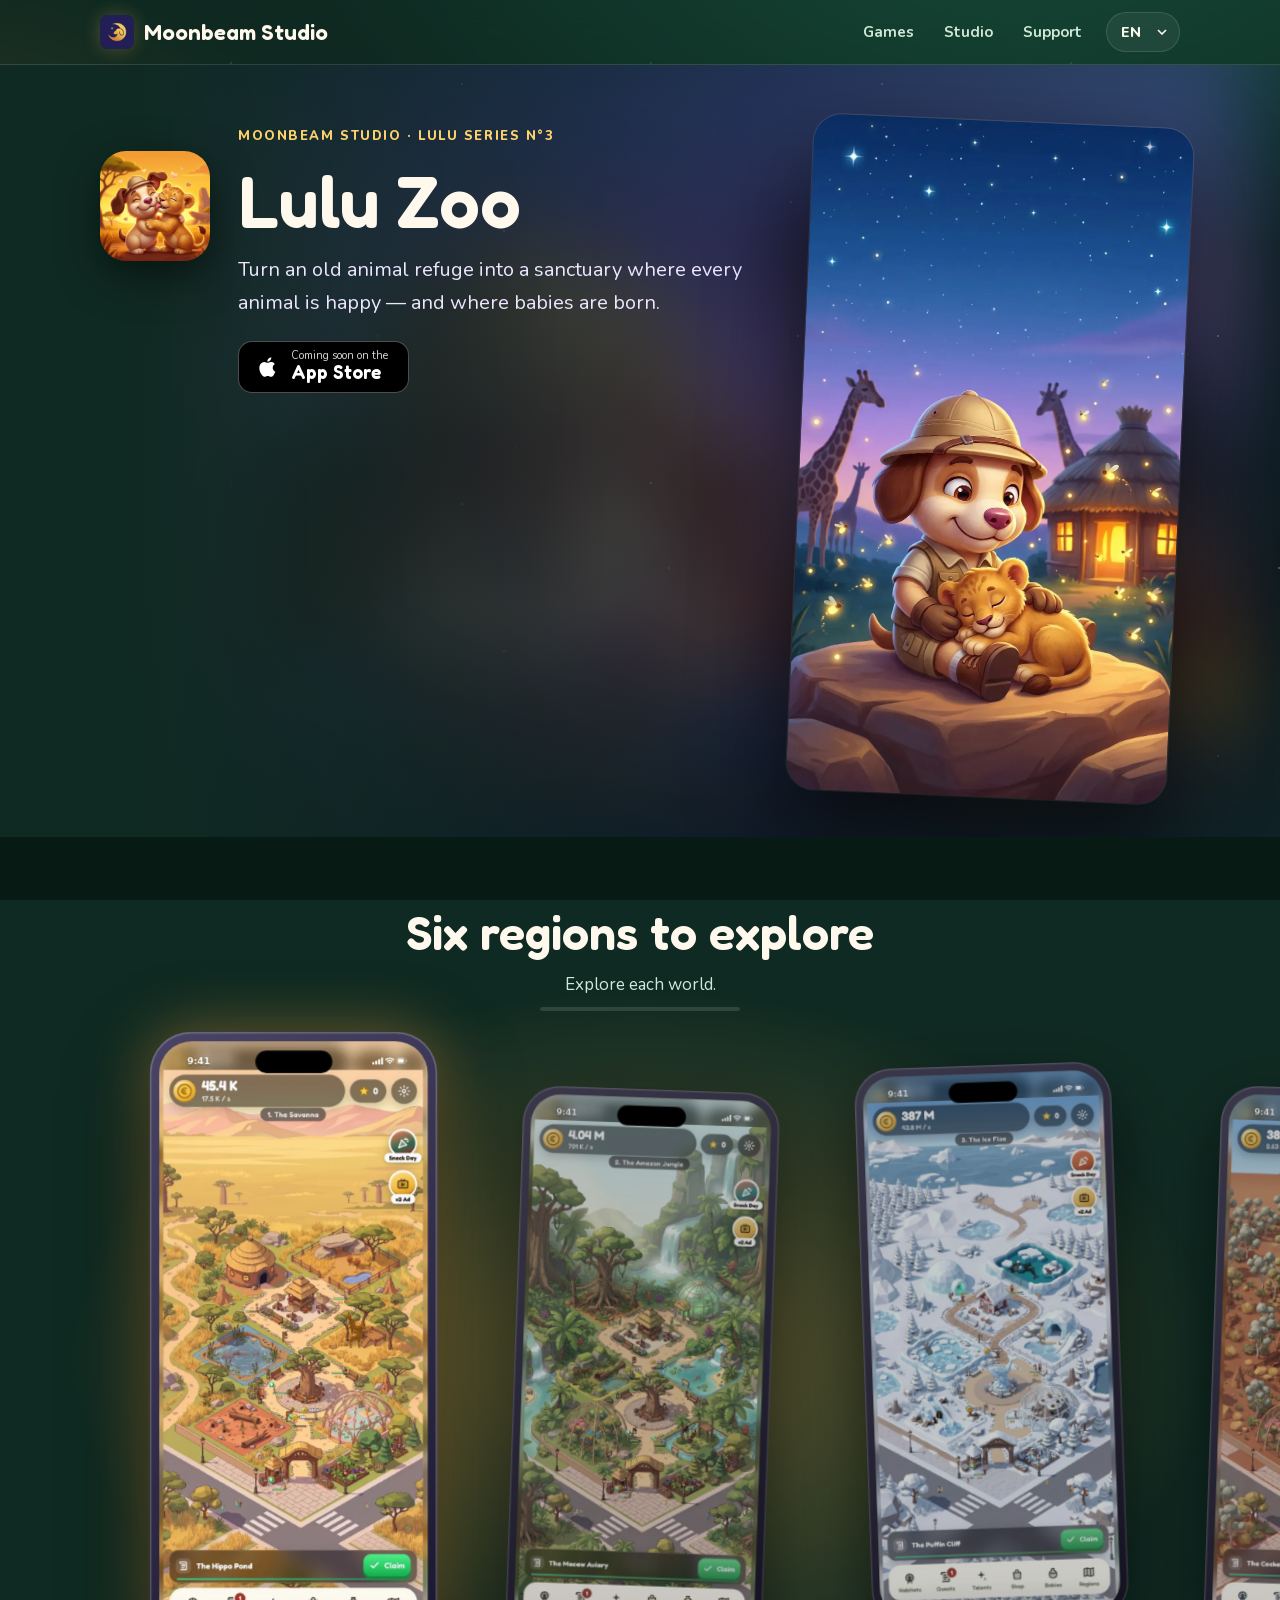
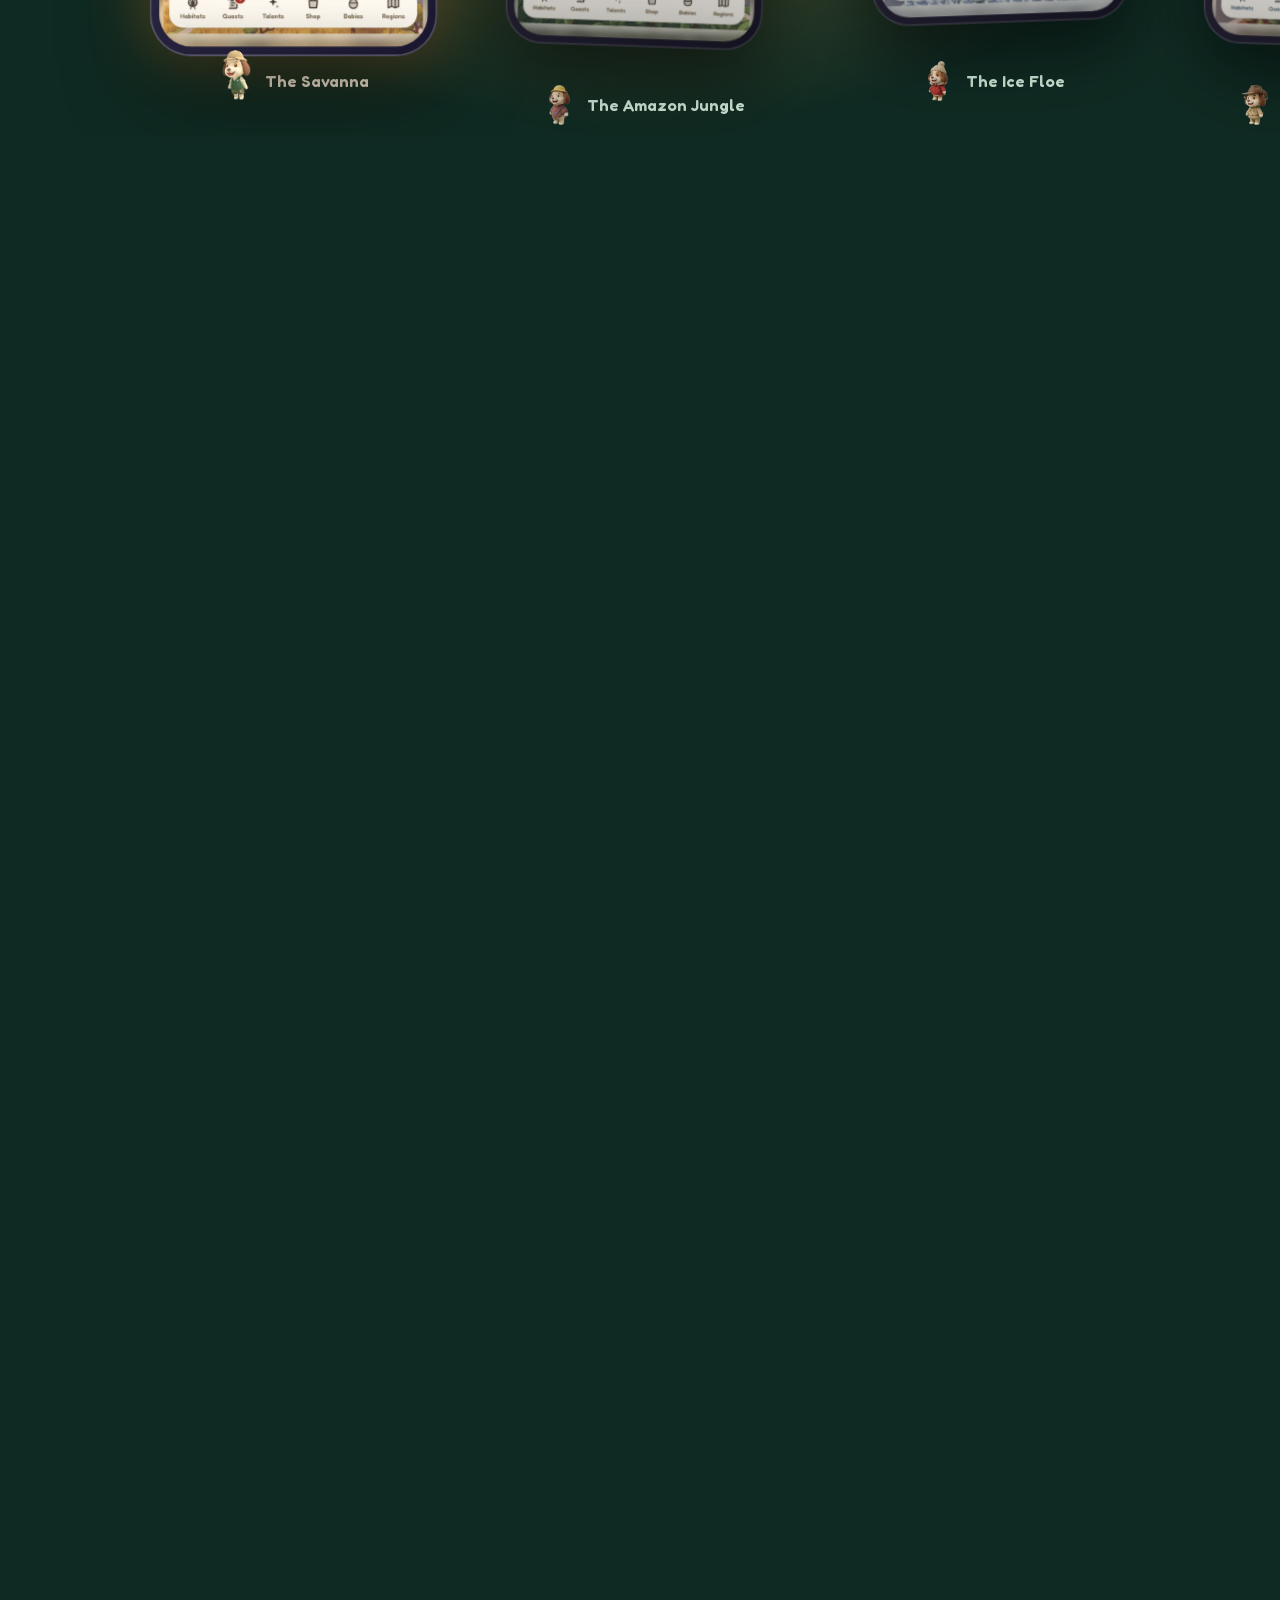
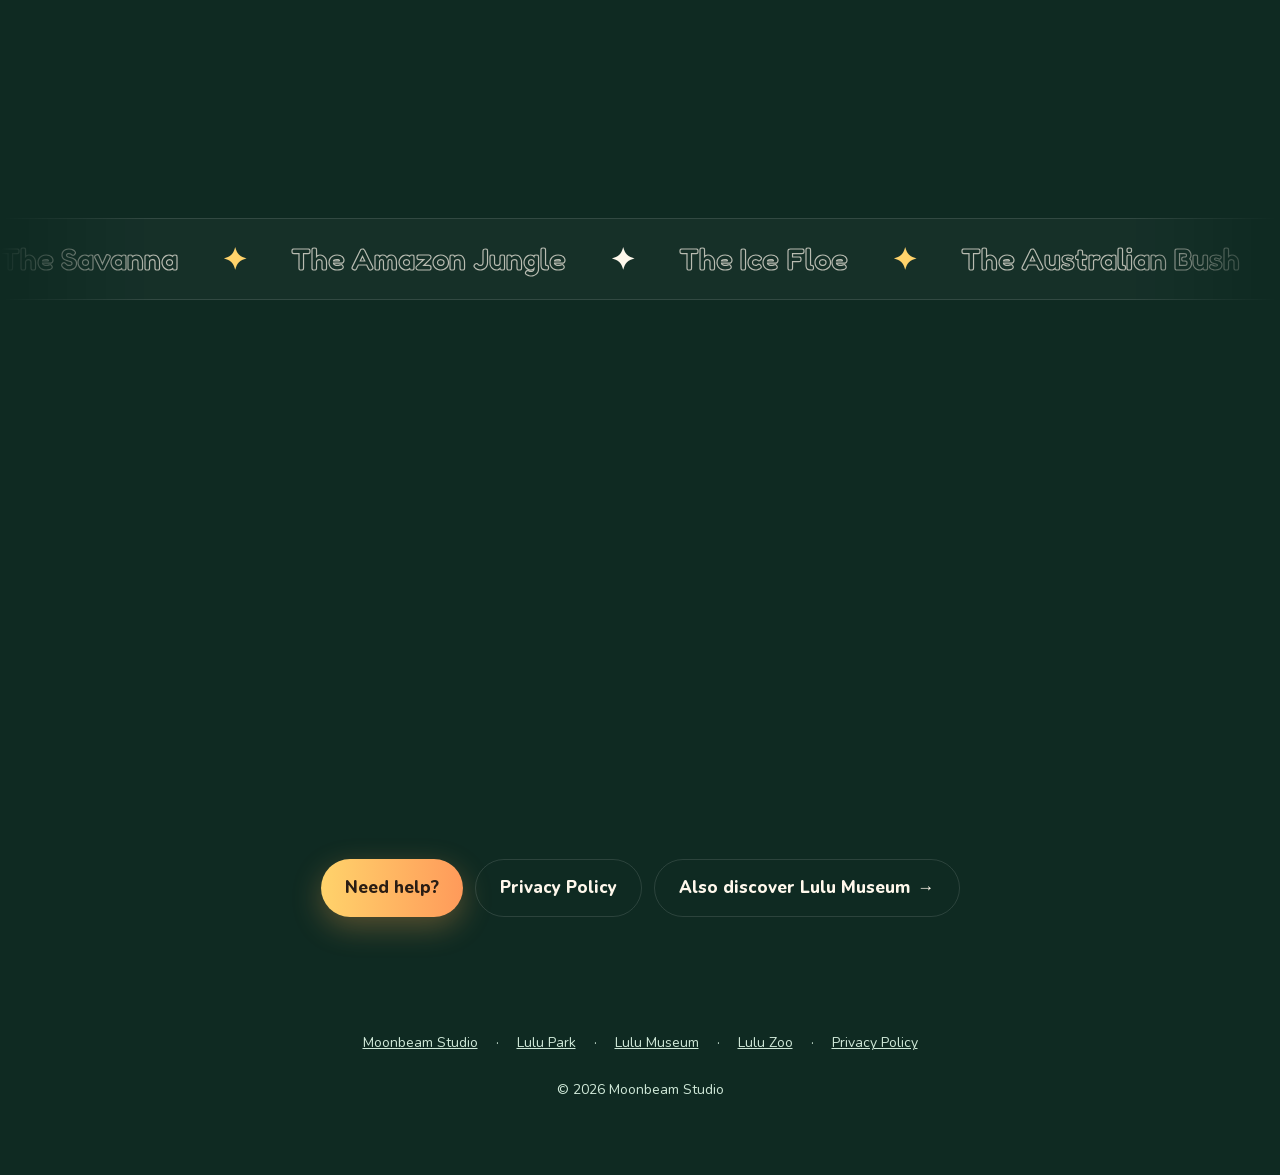
<file: lulu-zoo.html>
<!doctype html>
<html lang="en" data-l="en">
<head>
<meta charset="utf-8">
<meta name="viewport" content="width=device-width, initial-scale=1">
<title>Lulu Zoo: Idle Tycoon · Moonbeam Studio</title>
<meta name="description" content="Turn an old animal refuge into a happy sanctuary with Lulu the puppy. Six regions from the savanna to the coral reef, 3D animals and babies to name. A cozy idle tycoon game for iPhone.">
<meta property="og:title" content="Lulu Zoo: Idle Tycoon · Moonbeam Studio">
<meta property="og:description" content="Turn an old animal refuge into a happy sanctuary with Lulu the puppy. Six regions from the savanna to the coral reef, 3D animals and babies to name. A cozy idle tycoon game for iPhone.">
<meta property="og:image" content="https://moonbeamstudio.github.io/img/og-zoo.jpg">
<meta property="og:image:width" content="1200"><meta property="og:image:height" content="630">
<meta name="twitter:card" content="summary_large_image">
<link rel="canonical" href="https://moonbeamstudio.github.io/lulu-zoo.html">
<script type="application/ld+json">{"@context": "https://schema.org", "@type": "VideoGame", "name": "Lulu Zoo: Idle Tycoon", "description": "Turn an old animal refuge into a happy sanctuary with Lulu the puppy.", "image": "https://moonbeamstudio.github.io/img/zoo-hero.webp", "gamePlatform": "iPhone", "applicationCategory": "GameApplication", "operatingSystem": "iOS", "genre": ["Simulation", "Casual"], "inLanguage": ["en", "fr", "es", "pt", "de", "it", "ja"], "offers": {"@type": "Offer", "price": "0", "priceCurrency": "USD"}, "publisher": {"@type": "Organization", "name": "Moonbeam Studio", "url": "https://moonbeamstudio.github.io/"}}</script>
<link rel="icon" href="favicon.png?v=2">
<link rel="apple-touch-icon" href="apple-touch-icon.png?v=2">
<link rel="preload" href="fonts/fredoka-600-latin.woff2" as="font" type="font/woff2" crossorigin>
<link rel="stylesheet" href="fonts.css">
<link rel="stylesheet" href="style.css">
<script src="i18n.js"></script>
<script src="lang.js"></script>
<script src="motion.js"></script>
</head>
<body class="t-zoo">
<div class="sky"></div><div class="progress"></div><div class="glow"></div>
<header class="nav"><div class="wrap">
  <a class="brand" href="./"><img class="logo" src="img/logo-96.png" alt="" width="34" height="34">Moonbeam Studio</a>
  <nav>
    <a href="./#games" class="hide-s"><span data-i="t0">Games</span></a>
    <a href="./#studio" class="hide-s"><span data-i="t1">Studio</span></a>
    <a href="./#support"><span data-i="t2">Support</span></a>
    <label class="lang"><span class="sr">Language</span><select aria-label="Language">
      <option value="en">EN</option><option value="fr">FR</option><option value="es">ES</option><option value="pt">PT</option><option value="de">DE</option><option value="it">IT</option><option value="ja">日本</option>
    </select></label>
  </nav>
</div></header>
<main>
<div class="ghero">
  <img class="bg" src="img/zoo-hero.webp" alt="">
  <div class="wrap">
    <div class="posterbox" aria-hidden="true"><img class="poster" data-tilt src="img/zoo-hero.webp" alt=""></div>
    <img class="icon" data-r src="img/zoo-icon.png" alt="Lulu Zoo icon">
    <div>
      <span class="eyebrow" data-r><span data-i="t80">Moonbeam Studio · Lulu series n°3</span></span>
      <h1 data-words>Lulu Zoo</h1>
      <p data-r><span data-i="t81">Turn an old animal refuge into a sanctuary where every animal is happy — and where babies are born.</span></p>
      <!--store:zoo--><span class="store" data-r><svg viewBox="0 0 24 24" aria-hidden="true"><path d="M16.37 12.6c-.02-2.3 1.88-3.4 1.96-3.46-1.07-1.56-2.73-1.78-3.32-1.8-1.41-.14-2.76.83-3.47.83-.72 0-1.82-.81-3-.79-1.54.02-2.96.9-3.75 2.27-1.6 2.78-.41 6.89 1.15 9.14.76 1.1 1.67 2.34 2.86 2.3 1.15-.05 1.58-.74 2.97-.74 1.38 0 1.77.74 2.98.72 1.23-.02 2.01-1.12 2.76-2.23.87-1.28 1.23-2.52 1.25-2.58-.03-.01-2.4-.92-2.42-3.66zM14.1 5.86c.63-.77 1.06-1.83.94-2.89-.91.04-2.01.61-2.66 1.37-.58.67-1.1 1.76-.96 2.8 1.01.08 2.05-.52 2.68-1.28z"/></svg><span><small><span data-i="t37">Coming soon on the</span></small><b data-i="t79">App Store</b></span></span><!--/store:zoo-->
    </div>
  </div>
</div>

<section class="rail"><div class="sticky"><div class="title wrap">
  <h2 data-words><span data-i="t82">Six regions to explore</span></h2>
  <p><span data-i="t39">Explore each world.</span></p>
<div class="meter"><i></i></div></div>
  <div class="shots">
    <figure data-tint="#c9953f"><div class="phone" data-tilt><img src="img/zoo-1.webp" alt="The Savanna" loading="lazy" decoding="async" width="720" height="1564"></div><figcaption><img class="mini" src="img/s/zoo-lulu-1.webp" alt=""><span data-i="t86">The Savanna</span></figcaption></figure>
    <figure data-tint="#3f8a4a"><div class="phone" data-tilt><img src="img/zoo-2.webp" alt="The Amazon Jungle" loading="lazy" decoding="async" width="720" height="1564"></div><figcaption><img class="mini" src="img/s/zoo-lulu-2.webp" alt=""><span data-i="t87">The Amazon Jungle</span></figcaption></figure>
    <figure data-tint="#5aa8d0"><div class="phone" data-tilt><img src="img/zoo-3.webp" alt="The Ice Floe" loading="lazy" decoding="async" width="720" height="1564"></div><figcaption><img class="mini" src="img/s/zoo-lulu-3.webp" alt=""><span data-i="t88">The Ice Floe</span></figcaption></figure>
    <figure data-tint="#c0603a"><div class="phone" data-tilt><img src="img/zoo-4.webp" alt="The Australian Bush" loading="lazy" decoding="async" width="720" height="1564"></div><figcaption><img class="mini" src="img/s/zoo-lulu-4.webp" alt=""><span data-i="t89">The Australian Bush</span></figcaption></figure>
    <figure data-tint="#d27a9a"><div class="phone" data-tilt><img src="img/zoo-5.webp" alt="The Mountains of Asia" loading="lazy" decoding="async" width="720" height="1564"></div><figcaption><img class="mini" src="img/s/zoo-lulu-5.webp" alt=""><span data-i="t90">The Mountains of Asia</span></figcaption></figure>
    <figure data-tint="#1fa8b8"><div class="phone" data-tilt><img src="img/zoo-6.webp" alt="The Reef and the Ark" loading="lazy" decoding="async" width="720" height="1564"></div><figcaption><img class="mini" src="img/s/zoo-lulu-6.webp" alt=""><span data-i="t91">The Reef and the Ark</span></figcaption></figure>
  </div>
</div></section>
<div class="marquee" aria-hidden="true"><div><span><span data-i="t86">The Savanna</span></span><span>✦</span><span><span data-i="t87">The Amazon Jungle</span></span><span>✦</span><span><span data-i="t88">The Ice Floe</span></span><span>✦</span><span><span data-i="t89">The Australian Bush</span></span><span>✦</span><span><span data-i="t90">The Mountains of Asia</span></span><span>✦</span><span><span data-i="t91">The Reef and the Ark</span></span><span>✦</span><span><span data-i="t86">The Savanna</span></span><span>✦</span><span><span data-i="t87">The Amazon Jungle</span></span><span>✦</span><span><span data-i="t88">The Ice Floe</span></span><span>✦</span><span><span data-i="t89">The Australian Bush</span></span><span>✦</span><span><span data-i="t90">The Mountains of Asia</span></span><span>✦</span><span><span data-i="t91">The Reef and the Ark</span></span><span>✦</span></div></div>

<section><div class="wrap">
  <div class="title"><h2 data-words><span data-i="t46">Why you’ll love it</span></h2></div>
  <div class="feats">
    <div data-r data-tilt><img class="ill" src="img/s/zoo-f1.webp" alt="" loading="lazy"><b><span data-count="36">36</span> <span data-i="t84">living habitats</span></b><p><span data-i="t85">Open a habitat and watch it grow from bare earth to a lush home, with 3D animals roaming inside.</span></p></div>
    <div data-r data-tilt><img class="ill" src="img/s/zoo-f2.webp" alt="" loading="lazy"><b><span data-count="108">108</span> <span data-i="t92">babies to name</span></b><p><span data-i="t93">At levels 25, 50 and 100 a baby is born: you choose its name and it joins your album.</span></p></div>
    <div data-r data-tilt><img class="ill" src="img/s/zoo-f3.webp" alt="" loading="lazy"><b><span data-i="t94">Animals with wishes</span></b><p><span data-i="t95">A bubble pops up? Tap it: the animal is delighted and its habitat earns double for a minute.</span></p></div>
  </div>
</div></section>

<section><div class="wrap" style="text-align:center">
  <div class="btns" style="justify-content:center">
    <a class="btn gold" href="./#support"><span data-i="t53">Need help?</span></a>
    <a class="btn ghost" href="privacy.html"><span data-i="t34">Privacy Policy</span></a>
    <a class="btn ghost" href="lulu-museum.html"><span data-i="t54">Also discover Lulu Museum</span> →</a>
  </div>
</div></section>
</main>

<footer>
  <a href="./">Moonbeam Studio</a> · <a href="lulu-park.html">Lulu Park</a> · <a href="lulu-museum.html">Lulu Museum</a> · <a href="lulu-zoo.html">Lulu Zoo</a> · <a href="privacy.html"><span data-i="t34">Privacy Policy</span></a>
  <p>© 2026 Moonbeam Studio</p>
</footer>
</body>
</html>
</file>
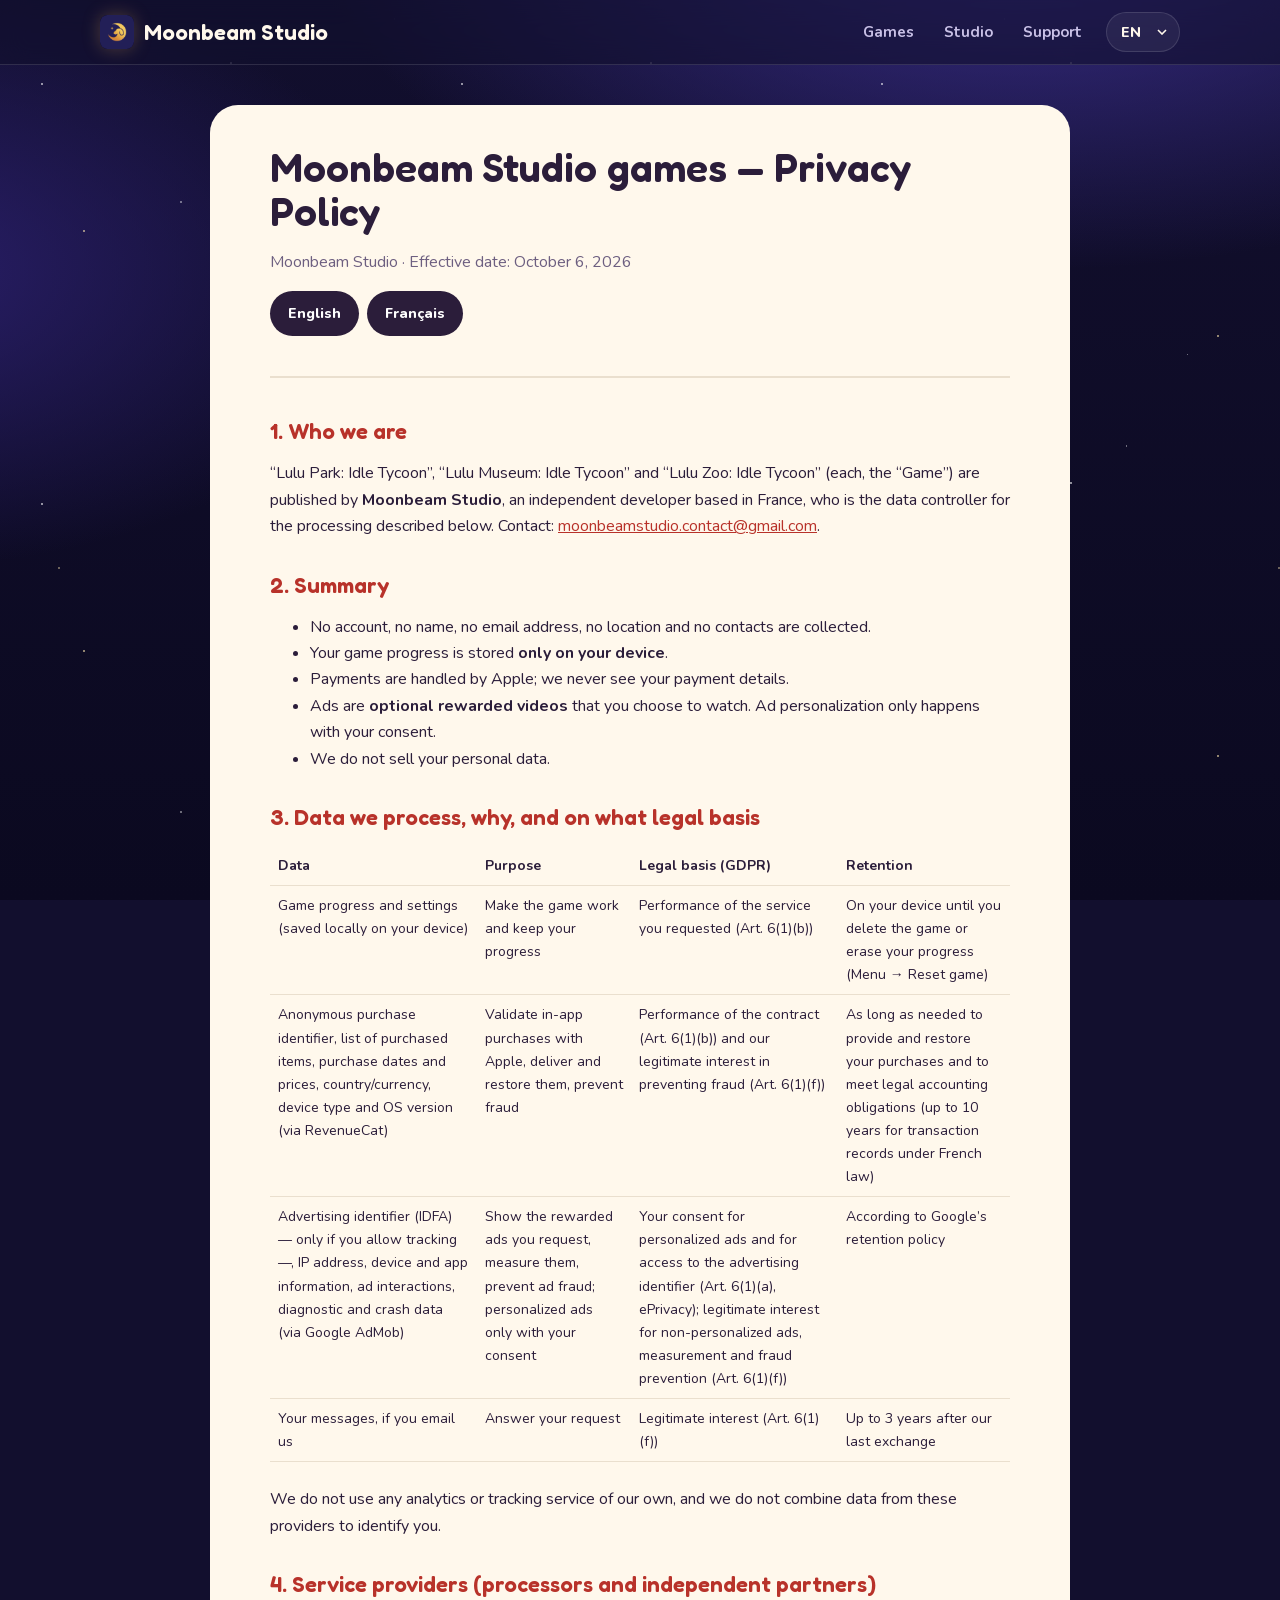
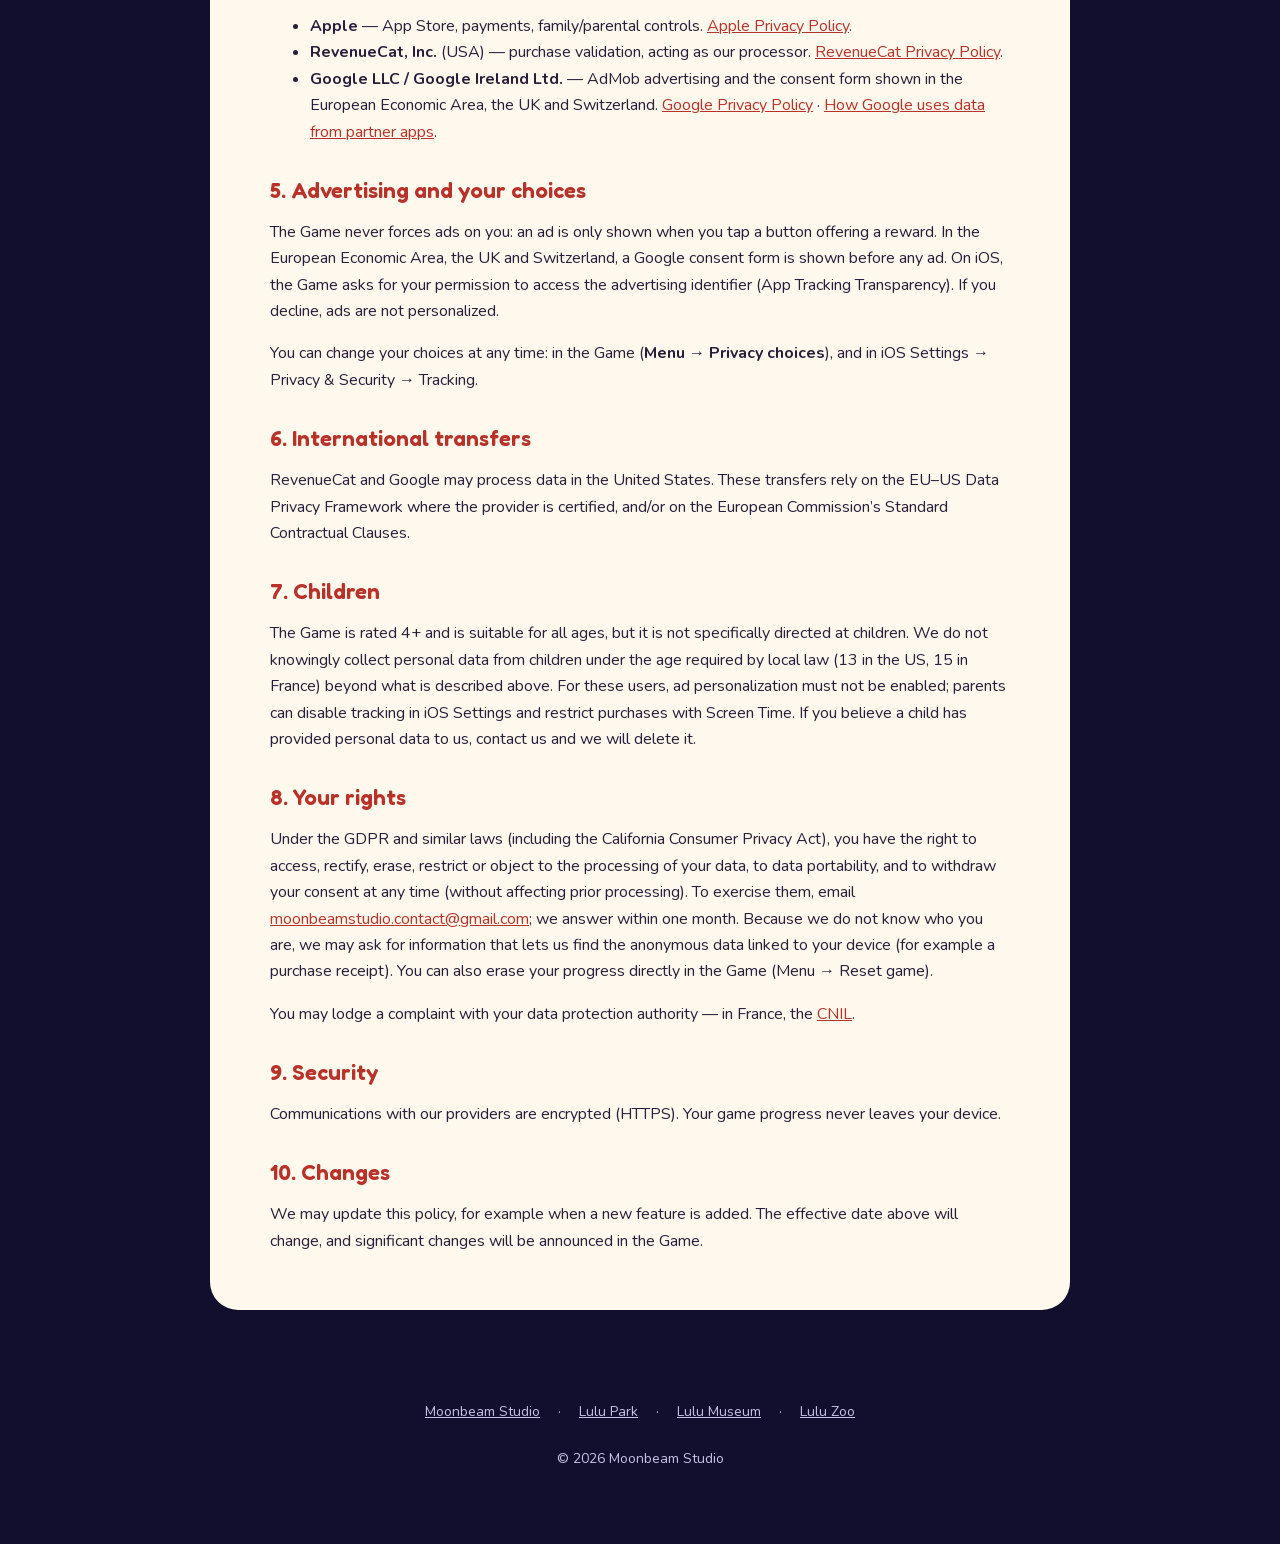
<file: privacy.html>
<!doctype html>
<html lang="en">
<head>
<meta charset="utf-8">
<meta name="viewport" content="width=device-width, initial-scale=1">
<title>Privacy Policy · Moonbeam Studio games</title>
<meta name="description" content="Privacy policy of the games of Moonbeam Studio: Lulu Park: Idle Tycoon, Lulu Museum: Idle Tycoon and Lulu Zoo: Idle Tycoon.">
<link rel="canonical" href="https://moonbeamstudio.github.io/privacy.html">
<link rel="icon" href="favicon.png?v=2">
<link rel="apple-touch-icon" href="apple-touch-icon.png?v=2">
<link rel="preload" href="fonts/fredoka-600-latin.woff2" as="font" type="font/woff2" crossorigin>
<link rel="stylesheet" href="fonts.css">
<link rel="stylesheet" href="style.css">
<script src="i18n.js"></script>
<script src="lang.js"></script>
<script src="motion.js"></script>
</head>
<body>
<div class="sky"></div><div class="progress"></div><div class="glow"></div>
<header class="nav"><div class="wrap">
  <a class="brand" href="./"><img class="logo" src="img/logo-96.png" alt="" width="34" height="34">Moonbeam Studio</a>
  <nav>
    <a href="./#games" class="hide-s"><span data-i="t0">Games</span></a>
    <a href="./#studio" class="hide-s"><span data-i="t1">Studio</span></a>
    <a href="./#support"><span data-i="t2">Support</span></a>
    <label class="lang"><span class="sr">Language</span><select aria-label="Language">
      <option value="en">EN</option><option value="fr">FR</option><option value="es">ES</option><option value="pt">PT</option><option value="de">DE</option><option value="it">IT</option><option value="ja">日本</option>
    </select></label>
  </nav>
</div></header>
<main class="wrap"><article class="legal">
<h1><span data-i="t75">Moonbeam Studio games — Privacy Policy</span></h1>
<p class="muted"><span data-i="t76">Moonbeam Studio · Effective date: October 6, 2026</span></p>
<p class="muted" data-i="t74"></p>
<nav class="toc"><a href="#en" onclick="setLang('en')">English</a><a href="#fr" onclick="setLang('fr')">Français</a></nav>

<section id="en">
<h2>1. Who we are</h2>
<p>“Lulu Park: Idle Tycoon”, “Lulu Museum: Idle Tycoon” and “Lulu Zoo: Idle Tycoon” (each, the “Game”) are published by <b>Moonbeam Studio</b>, an independent developer based in France, who is the data controller for the processing described below. Contact: <a href="mailto:moonbeamstudio.contact@gmail.com">moonbeamstudio.contact@gmail.com</a>.</p>

<h2>2. Summary</h2>
<ul>
  <li>No account, no name, no email address, no location and no contacts are collected.</li>
  <li>Your game progress is stored <b>only on your device</b>.</li>
  <li>Payments are handled by Apple; we never see your payment details.</li>
  <li>Ads are <b>optional rewarded videos</b> that you choose to watch. Ad personalization only happens with your consent.</li>
  <li>We do not sell your personal data.</li>
</ul>

<h2>3. Data we process, why, and on what legal basis</h2>
<div class="table-wrap"><table>
<tr><th>Data</th><th>Purpose</th><th>Legal basis (GDPR)</th><th>Retention</th></tr>
<tr><td>Game progress and settings (saved locally on your device)</td><td>Make the game work and keep your progress</td><td>Performance of the service you requested (Art. 6(1)(b))</td><td>On your device until you delete the game or erase your progress (Menu → Reset game)</td></tr>
<tr><td>Anonymous purchase identifier, list of purchased items, purchase dates and prices, country/currency, device type and OS version (via RevenueCat)</td><td>Validate in-app purchases with Apple, deliver and restore them, prevent fraud</td><td>Performance of the contract (Art. 6(1)(b)) and our legitimate interest in preventing fraud (Art. 6(1)(f))</td><td>As long as needed to provide and restore your purchases and to meet legal accounting obligations (up to 10 years for transaction records under French law)</td></tr>
<tr><td>Advertising identifier (IDFA) — only if you allow tracking —, IP address, device and app information, ad interactions, diagnostic and crash data (via Google AdMob)</td><td>Show the rewarded ads you request, measure them, prevent ad fraud; personalized ads only with your consent</td><td>Your consent for personalized ads and for access to the advertising identifier (Art. 6(1)(a), ePrivacy); legitimate interest for non-personalized ads, measurement and fraud prevention (Art. 6(1)(f))</td><td>According to Google’s retention policy</td></tr>
<tr><td>Your messages, if you email us</td><td>Answer your request</td><td>Legitimate interest (Art. 6(1)(f))</td><td>Up to 3 years after our last exchange</td></tr>
</table></div>
<p>We do not use any analytics or tracking service of our own, and we do not combine data from these providers to identify you.</p>

<h2>4. Service providers (processors and independent partners)</h2>
<ul>
  <li><b>Apple</b> — App Store, payments, family/parental controls. <a href="https://www.apple.com/legal/privacy/">Apple Privacy Policy</a>.</li>
  <li><b>RevenueCat, Inc.</b> (USA) — purchase validation, acting as our processor. <a href="https://www.revenuecat.com/privacy">RevenueCat Privacy Policy</a>.</li>
  <li><b>Google LLC / Google Ireland Ltd.</b> — AdMob advertising and the consent form shown in the European Economic Area, the UK and Switzerland. <a href="https://policies.google.com/privacy">Google Privacy Policy</a> · <a href="https://policies.google.com/technologies/partner-sites">How Google uses data from partner apps</a>.</li>
</ul>

<h2>5. Advertising and your choices</h2>
<p>The Game never forces ads on you: an ad is only shown when you tap a button offering a reward. In the European Economic Area, the UK and Switzerland, a Google consent form is shown before any ad. On iOS, the Game asks for your permission to access the advertising identifier (App Tracking Transparency). If you decline, ads are not personalized.</p>
<p>You can change your choices at any time: in the Game (<b>Menu → Privacy choices</b>), and in iOS Settings → Privacy &amp; Security → Tracking.</p>

<h2>6. International transfers</h2>
<p>RevenueCat and Google may process data in the United States. These transfers rely on the EU–US Data Privacy Framework where the provider is certified, and/or on the European Commission’s Standard Contractual Clauses.</p>

<h2>7. Children</h2>
<p>The Game is rated 4+ and is suitable for all ages, but it is not specifically directed at children. We do not knowingly collect personal data from children under the age required by local law (13 in the US, 15 in France) beyond what is described above. For these users, ad personalization must not be enabled; parents can disable tracking in iOS Settings and restrict purchases with Screen Time. If you believe a child has provided personal data to us, contact us and we will delete it.</p>

<h2>8. Your rights</h2>
<p>Under the GDPR and similar laws (including the California Consumer Privacy Act), you have the right to access, rectify, erase, restrict or object to the processing of your data, to data portability, and to withdraw your consent at any time (without affecting prior processing). To exercise them, email <a href="mailto:moonbeamstudio.contact@gmail.com">moonbeamstudio.contact@gmail.com</a>; we answer within one month. Because we do not know who you are, we may ask for information that lets us find the anonymous data linked to your device (for example a purchase receipt). You can also erase your progress directly in the Game (Menu → Reset game).</p>
<p>You may lodge a complaint with your data protection authority — in France, the <a href="https://www.cnil.fr/en/complaints">CNIL</a>.</p>

<h2>9. Security</h2>
<p>Communications with our providers are encrypted (HTTPS). Your game progress never leaves your device.</p>

<h2>10. Changes</h2>
<p>We may update this policy, for example when a new feature is added. The effective date above will change, and significant changes will be announced in the Game.</p>
</section>

<section id="fr">
<h2>1. Qui sommes-nous</h2>
<p>« Lulu Park: Idle Tycoon », « Lulu Museum: Idle Tycoon » et « Lulu Zoo: Idle Tycoon » (chacun, le « Jeu ») sont édités par <b>Moonbeam Studio</b>, développeur indépendant établi en France, responsable du traitement décrit ci-dessous. Contact : <a href="mailto:moonbeamstudio.contact@gmail.com">moonbeamstudio.contact@gmail.com</a>.</p>

<h2>2. En bref</h2>
<ul>
  <li>Aucun compte, aucun nom, aucune adresse e-mail, aucune localisation, aucun contact n’est collecté.</li>
  <li>Ta progression est enregistrée <b>uniquement sur ton appareil</b>.</li>
  <li>Les paiements sont gérés par Apple ; nous ne voyons jamais tes informations de paiement.</li>
  <li>Les publicités sont des <b>vidéos récompensées facultatives</b> que tu choisis de regarder. Elles ne sont personnalisées qu’avec ton accord.</li>
  <li>Nous ne vendons pas tes données personnelles.</li>
</ul>

<h2>3. Données traitées, finalités et bases légales</h2>
<div class="table-wrap"><table>
<tr><th>Données</th><th>Finalité</th><th>Base légale (RGPD)</th><th>Durée de conservation</th></tr>
<tr><td>Progression et réglages du jeu (enregistrés sur ton appareil)</td><td>Faire fonctionner le jeu et garder ta progression</td><td>Exécution du service que tu demandes (art. 6.1.b)</td><td>Sur ton appareil, jusqu’à la suppression du jeu ou de ta partie (Menu → Effacer la partie)</td></tr>
<tr><td>Identifiant d’achat anonyme, liste des achats, dates et prix, pays/devise, type d’appareil et version d’iOS (via RevenueCat)</td><td>Valider les achats auprès d’Apple, les livrer et les restaurer, prévenir la fraude</td><td>Exécution du contrat (art. 6.1.b) et intérêt légitime à prévenir la fraude (art. 6.1.f)</td><td>Le temps nécessaire pour fournir et restaurer tes achats et respecter nos obligations comptables (jusqu’à 10 ans pour les pièces comptables)</td></tr>
<tr><td>Identifiant publicitaire (IDFA) — seulement si tu autorises le suivi —, adresse IP, informations sur l’appareil et l’app, interactions avec les publicités, données de diagnostic et de plantage (via Google AdMob)</td><td>Afficher les pubs récompensées que tu demandes, les mesurer, prévenir la fraude ; pubs personnalisées seulement avec ton accord</td><td>Ton consentement pour les pubs personnalisées et l’accès à l’identifiant publicitaire (art. 6.1.a, directive ePrivacy) ; intérêt légitime pour les pubs non personnalisées, la mesure et la lutte contre la fraude (art. 6.1.f)</td><td>Selon la politique de conservation de Google</td></tr>
<tr><td>Tes messages, si tu nous écris</td><td>Répondre à ta demande</td><td>Intérêt légitime (art. 6.1.f)</td><td>Jusqu’à 3 ans après notre dernier échange</td></tr>
</table></div>
<p>Nous n’utilisons aucun outil de statistiques ou de suivi qui nous soit propre, et nous ne croisons pas les données de ces prestataires pour t’identifier.</p>

<h2>4. Prestataires</h2>
<ul>
  <li><b>Apple</b> — App Store, paiements, contrôle parental. <a href="https://www.apple.com/fr/legal/privacy/">Politique d’Apple</a>.</li>
  <li><b>RevenueCat, Inc.</b> (États-Unis) — validation des achats, en tant que sous-traitant. <a href="https://www.revenuecat.com/privacy">Politique de RevenueCat</a>.</li>
  <li><b>Google LLC / Google Ireland Ltd.</b> — publicités AdMob et formulaire de consentement affiché dans l’Espace économique européen, au Royaume-Uni et en Suisse. <a href="https://policies.google.com/privacy?hl=fr">Politique de Google</a> · <a href="https://policies.google.com/technologies/partner-sites?hl=fr">Utilisation des données des applications partenaires</a>.</li>
</ul>

<h2>5. Publicité et tes choix</h2>
<p>Le Jeu n’impose jamais de publicité : une pub n’est affichée que si tu appuies sur un bouton qui propose une récompense. Dans l’Espace économique européen, au Royaume-Uni et en Suisse, un formulaire de consentement Google s’affiche avant toute publicité. Sur iOS, le Jeu te demande l’autorisation d’accéder à l’identifiant publicitaire (App Tracking Transparency). Si tu refuses, les publicités ne sont pas personnalisées.</p>
<p>Tu peux changer d’avis à tout moment : dans le Jeu (<b>Menu → Choix de confidentialité</b>) et dans Réglages iOS → Confidentialité et sécurité → Suivi.</p>

<h2>6. Transferts hors de l’Union européenne</h2>
<p>RevenueCat et Google peuvent traiter des données aux États-Unis. Ces transferts reposent sur le cadre de protection des données UE–États-Unis (Data Privacy Framework) lorsque le prestataire est certifié, et/ou sur les clauses contractuelles types de la Commission européenne.</p>

<h2>7. Enfants</h2>
<p>Le Jeu est classé 4+ et convient à tous les âges, mais il ne s’adresse pas spécifiquement aux enfants. Nous ne collectons pas sciemment de données personnelles d’enfants n’ayant pas l’âge requis par la loi locale (15 ans en France, 13 ans aux États-Unis) au-delà de ce qui est décrit ici. Pour ces joueurs, la personnalisation des publicités ne doit pas être activée ; les parents peuvent désactiver le suivi dans les Réglages iOS et limiter les achats avec Temps d’écran. Si tu penses qu’un enfant nous a transmis des données personnelles, écris-nous et nous les supprimerons.</p>

<h2>8. Tes droits</h2>
<p>Conformément au RGPD et à la loi Informatique et Libertés, tu disposes d’un droit d’accès, de rectification, d’effacement, de limitation, d’opposition, de portabilité, et du droit de retirer ton consentement à tout moment (sans remettre en cause les traitements passés), ainsi que du droit de définir des directives sur le sort de tes données après ton décès. Pour les exercer : <a href="mailto:moonbeamstudio.contact@gmail.com">moonbeamstudio.contact@gmail.com</a> ; nous répondons sous un mois. Comme nous ne savons pas qui tu es, nous pourrons te demander une information permettant de retrouver les données anonymes liées à ton appareil (par exemple un reçu d’achat). Tu peux aussi effacer ta partie directement dans le Jeu (Menu → Effacer la partie).</p>
<p>Tu peux introduire une réclamation auprès de la <a href="https://www.cnil.fr/fr/plaintes">CNIL</a>.</p>

<h2>9. Sécurité</h2>
<p>Les échanges avec nos prestataires sont chiffrés (HTTPS). Ta progression ne quitte jamais ton appareil.</p>

<h2>10. Modifications</h2>
<p>Cette politique peut évoluer, par exemple lors de l’ajout d’une fonctionnalité. La date en haut de page sera alors mise à jour, et les changements importants seront signalés dans le Jeu.</p>
</section>
</article></main>
<footer>
  <a href="./">Moonbeam Studio</a> · <a href="lulu-park.html">Lulu Park</a> · <a href="lulu-museum.html">Lulu Museum</a> · <a href="lulu-zoo.html">Lulu Zoo</a>
  <p>© 2026 Moonbeam Studio</p>
</footer>
</body>
</html>
</file>
<file: fonts.css>
/* Polices Fredoka et Nunito (SIL Open Font License), servies par le site : aucune requête vers Google */
@font-face {
  font-family: 'Fredoka';
  font-style: normal;
  font-weight: 600;
  font-stretch: 100%;
  font-display: swap;
  src: url(fonts/fredoka-600-latin-ext.woff2) format('woff2');
  unicode-range: U+0100-02BA, U+02BD-02C5, U+02C7-02CC, U+02CE-02D7, U+02DD-02FF, U+0304, U+0308, U+0329, U+1D00-1DBF, U+1E00-1E9F, U+1EF2-1EFF, U+2020, U+20A0-20AB, U+20AD-20C4, U+2113, U+2C60-2C7F, U+A720-A7FF;
}
@font-face {
  font-family: 'Fredoka';
  font-style: normal;
  font-weight: 600;
  font-stretch: 100%;
  font-display: swap;
  src: url(fonts/fredoka-600-latin.woff2) format('woff2');
  unicode-range: U+0000-00FF, U+0131, U+0152-0153, U+02BB-02BC, U+02C6, U+02DA, U+02DC, U+0304, U+0308, U+0329, U+2000-206F, U+20AC, U+2122, U+2191, U+2193, U+2212, U+2215, U+FEFF, U+FFFD;
}
@font-face {
  font-family: 'Nunito';
  font-style: normal;
  font-weight: 400;
  font-display: swap;
  src: url(fonts/nunito-latin-ext.woff2) format('woff2');
  unicode-range: U+0100-02BA, U+02BD-02C5, U+02C7-02CC, U+02CE-02D7, U+02DD-02FF, U+0304, U+0308, U+0329, U+1D00-1DBF, U+1E00-1E9F, U+1EF2-1EFF, U+2020, U+20A0-20AB, U+20AD-20C4, U+2113, U+2C60-2C7F, U+A720-A7FF;
}
@font-face {
  font-family: 'Nunito';
  font-style: normal;
  font-weight: 400;
  font-display: swap;
  src: url(fonts/nunito-latin.woff2) format('woff2');
  unicode-range: U+0000-00FF, U+0131, U+0152-0153, U+02BB-02BC, U+02C6, U+02DA, U+02DC, U+0304, U+0308, U+0329, U+2000-206F, U+20AC, U+2122, U+2191, U+2193, U+2212, U+2215, U+FEFF, U+FFFD;
}
@font-face {
  font-family: 'Nunito';
  font-style: normal;
  font-weight: 700;
  font-display: swap;
  src: url(fonts/nunito-latin-ext.woff2) format('woff2');
  unicode-range: U+0100-02BA, U+02BD-02C5, U+02C7-02CC, U+02CE-02D7, U+02DD-02FF, U+0304, U+0308, U+0329, U+1D00-1DBF, U+1E00-1E9F, U+1EF2-1EFF, U+2020, U+20A0-20AB, U+20AD-20C4, U+2113, U+2C60-2C7F, U+A720-A7FF;
}
@font-face {
  font-family: 'Nunito';
  font-style: normal;
  font-weight: 700;
  font-display: swap;
  src: url(fonts/nunito-latin.woff2) format('woff2');
  unicode-range: U+0000-00FF, U+0131, U+0152-0153, U+02BB-02BC, U+02C6, U+02DA, U+02DC, U+0304, U+0308, U+0329, U+2000-206F, U+20AC, U+2122, U+2191, U+2193, U+2212, U+2215, U+FEFF, U+FFFD;
}
@font-face {
  font-family: 'Nunito';
  font-style: normal;
  font-weight: 800;
  font-display: swap;
  src: url(fonts/nunito-latin-ext.woff2) format('woff2');
  unicode-range: U+0100-02BA, U+02BD-02C5, U+02C7-02CC, U+02CE-02D7, U+02DD-02FF, U+0304, U+0308, U+0329, U+1D00-1DBF, U+1E00-1E9F, U+1EF2-1EFF, U+2020, U+20A0-20AB, U+20AD-20C4, U+2113, U+2C60-2C7F, U+A720-A7FF;
}
@font-face {
  font-family: 'Nunito';
  font-style: normal;
  font-weight: 800;
  font-display: swap;
  src: url(fonts/nunito-latin.woff2) format('woff2');
  unicode-range: U+0000-00FF, U+0131, U+0152-0153, U+02BB-02BC, U+02C6, U+02DA, U+02DC, U+0304, U+0308, U+0329, U+2000-206F, U+20AC, U+2122, U+2191, U+2193, U+2212, U+2215, U+FEFF, U+FFFD;
}
</file>
<file: style.css>
/* Moonbeam Studio — site vitrine (statique, GitHub Pages) */
:root {
  --night: #120f2e; --night2: #1d1846; --ink: #fff8ec; --muted: #c8c0e6;
  --gold: #ffcf6b; --gold2: #ff9f5a; --card: rgba(255,255,255,.06); --line: rgba(255,255,255,.12);
  --paper: #fff8ec; --paper-ink: #2b1d3a; --paper-muted: #6d5f80;
  --radius: 28px;
}
* { box-sizing: border-box; }
html { scroll-behavior: smooth; }
body {
  margin: 0; background: var(--night); color: var(--ink);
  font: 17px/1.65 "Nunito", -apple-system, BlinkMacSystemFont, "Segoe UI", sans-serif;
}
h1, h2, h3, .brand { font-family: "Fredoka", "Nunito", sans-serif; font-weight: 600; line-height: 1.1; margin: 0; }
a { color: var(--gold); }
img { display: block; max-width: 100%; }
.wrap { max-width: 1120px; margin: 0 auto; padding: 0 20px; }

/* textes traduits par lang.js (data-i) ; texte réservé aux lecteurs d'écran */
.sr { position: absolute; width: 1px; height: 1px; overflow: hidden; clip: rect(0 0 0 0); white-space: nowrap; }

/* ciel étoilé */
.sky { position: fixed; inset: 0; z-index: -1; pointer-events: none;
  background:
    radial-gradient(1200px 600px at 80% -10%, #3b2f8f 0%, transparent 60%),
    radial-gradient(900px 500px at -10% 30%, #2a1f6b 0%, transparent 60%),
    linear-gradient(var(--night), #0b0920);
}
.sky::before, .sky::after { content: ""; position: absolute; inset: 0;
  background-image:
    radial-gradient(1.5px 1.5px at 10% 20%, #fff 50%, transparent 51%),
    radial-gradient(1px 1px at 30% 70%, #fff 50%, transparent 51%),
    radial-gradient(1.5px 1.5px at 55% 15%, #fff 50%, transparent 51%),
    radial-gradient(1px 1px at 75% 45%, #fff 50%, transparent 51%),
    radial-gradient(2px 2px at 90% 80%, #ffe9b0 50%, transparent 51%),
    radial-gradient(1px 1px at 45% 90%, #fff 50%, transparent 51%),
    radial-gradient(1.5px 1.5px at 20% 55%, #ffe9b0 50%, transparent 51%),
    radial-gradient(1px 1px at 65% 60%, #fff 50%, transparent 51%);
  background-size: 420px 420px; opacity: .55; animation: twinkle 6s ease-in-out infinite alternate;
}
.sky::after { background-size: 610px 610px; background-position: 120px 80px; animation-delay: -3s; opacity: .4; }
@keyframes twinkle { to { opacity: .15; } }

/* barre du haut */
.nav { position: sticky; top: 0; z-index: 10; backdrop-filter: blur(14px); -webkit-backdrop-filter: blur(14px);
  background: rgba(18,15,46,.6); border-bottom: 1px solid var(--line); }
.nav .wrap { display: flex; align-items: center; gap: 18px; height: 64px; }
.brand { display: flex; align-items: center; gap: 10px; font-size: 22px; color: var(--ink); text-decoration: none; }
.brand svg { width: 30px; height: 30px; }
.nav nav { margin-left: auto; display: flex; gap: 18px; align-items: center; }
.nav nav a { color: var(--muted); text-decoration: none; font-weight: 700; font-size: 15px; }
.nav nav a:hover { color: var(--ink); }
.lang select { appearance: none; -webkit-appearance: none; border: 1px solid var(--line); background: rgba(255,255,255,.06) url("data:image/svg+xml,%3Csvg xmlns='http://www.w3.org/2000/svg' width='10' height='6'%3E%3Cpath d='M1 1l4 4 4-4' fill='none' stroke='%23fff8ec' stroke-width='1.6'/%3E%3C/svg%3E") no-repeat right 12px center;
  color: var(--ink); border-radius: 999px; min-height: 40px; padding: 0 30px 0 14px; font: 800 14px "Nunito", sans-serif; cursor: pointer; }
.lang select option { color: #2b1d3a; }
@media (max-width: 640px) { .nav nav a.hide-s { display: none; } }

/* héros du studio */
.hero { padding: 72px 20px 40px; display: grid; grid-template-columns: 1.05fr 1fr; gap: 40px; align-items: center; }
.eyebrow { display: inline-block; font-weight: 800; letter-spacing: .12em; text-transform: uppercase; font-size: 13px; color: var(--gold); margin-bottom: 14px; }
.hero h1 { font-size: clamp(40px, 5.6vw, 62px); }
.hero h1 em { font-style: normal; background: linear-gradient(90deg, var(--gold), var(--gold2)); -webkit-background-clip: text; background-clip: text; color: transparent; }
.hero p.lead { font-size: 20px; color: var(--muted); max-width: 520px; margin: 20px 0 28px; }
.btn { display: inline-flex; align-items: center; gap: 8px; padding: 14px 24px; border-radius: 999px; font-weight: 800; text-decoration: none; transition: transform .2s; }
.btn:hover { transform: translateY(-2px); }
.btn.gold { background: linear-gradient(90deg, var(--gold), var(--gold2)); color: #2b1d14; box-shadow: 0 10px 30px rgba(255,170,80,.3); }
.btn.ghost { border: 1px solid var(--line); color: var(--ink); }
.btns { display: flex; flex-wrap: wrap; gap: 12px; }

/* téléphones (maquettes) */
.phone { position: relative; width: 240px; aspect-ratio: 1320/2868; border-radius: 40px; padding: 9px;
  background: linear-gradient(145deg, #4a4566, #19162e); box-shadow: 0 30px 80px rgba(0,0,0,.55), inset 0 0 0 1.5px rgba(255,255,255,.18); }
/* le jeu n'a pas de barre d'état : les vidéos et images ont une zone de sécurité (décor flouté sous l'encoche et en bas, voir docs/RECETTE.md § 14.7)
   pour que les coins arrondis ne mordent pas les compteurs */
.phone img, .phone video { display: block; width: 100%; height: 100%; object-fit: cover; border-radius: 32px; background: #111; }
/* Dynamic Island aux proportions d'un iPhone Pro (≈ 126 × 37 pt sur un écran de 402 pt, à 11 pt du haut), en % pour toutes les tailles de maquette */
.phone::after { content: ""; position: absolute; top: 2.9%; left: 50%; width: 27%; aspect-ratio: 3.4; transform: translateX(-50%); background: #000; border-radius: 999px; box-shadow: inset 0 0 0 1px rgba(255,255,255,.06); }
/* barre d'état : heure à gauche, réseau et batterie à droite de l'encoche */
.phone::before { content: "9:41"; text-shadow: 0 1px 2px rgba(0,0,0,.45); position: absolute; z-index: 1; top: 2.9%; left: 4%; right: 4%; height: 3.6%; padding: 0 9%; display: flex; align-items: center; font: 600 9px/1 -apple-system, "SF Pro Text", system-ui, sans-serif; color: #fff; pointer-events: none;
  background: url("data:image/svg+xml,%3Csvg%20xmlns%3D%22http%3A//www.w3.org/2000/svg%22%20viewBox%3D%220%200%2054%2012%22%20fill%3D%22%23fff%22%3E%3Crect%20x%3D%220%22%20y%3D%228%22%20width%3D%223%22%20height%3D%224%22%20rx%3D%221%22/%3E%3Crect%20x%3D%224.5%22%20y%3D%226%22%20width%3D%223%22%20height%3D%226%22%20rx%3D%221%22/%3E%3Crect%20x%3D%229%22%20y%3D%223.5%22%20width%3D%223%22%20height%3D%228.5%22%20rx%3D%221%22/%3E%3Crect%20x%3D%2213.5%22%20y%3D%221%22%20width%3D%223%22%20height%3D%2211%22%20rx%3D%221%22/%3E%3Cpath%20d%3D%22M27%203.2c2.3%200%204.4.9%206%202.4l1.3-1.4A10.4%2010.4%200%200%200%2027%201.2c-2.8%200-5.4%201.1-7.3%203l1.3%201.4c1.6-1.5%203.7-2.4%206-2.4zm0%203.6c1.3%200%202.5.5%203.4%201.4l1.4-1.4A6.8%206.8%200%200%200%2027%204.8c-1.9%200-3.6.8-4.8%202l1.4%201.4c.9-.9%202.1-1.4%203.4-1.4zM27%2011l2-2a2.8%202.8%200%200%200-4%200z%22/%3E%3Crect%20x%3D%2238%22%20y%3D%221.5%22%20width%3D%2213%22%20height%3D%229%22%20rx%3D%222.5%22%20fill%3D%22none%22%20stroke%3D%22%23fff%22%20stroke-opacity%3D%22.5%22/%3E%3Crect%20x%3D%2239.5%22%20y%3D%223%22%20width%3D%229%22%20height%3D%226%22%20rx%3D%221.3%22/%3E%3Crect%20x%3D%2252%22%20y%3D%224.5%22%20width%3D%221.6%22%20height%3D%223%22%20rx%3D%22.8%22%20fill-opacity%3D%22.5%22/%3E%3C/svg%3E") no-repeat right 8% center / 34px 8px; }
.stage { position: relative; height: 560px; }
.stage .phone { position: absolute; }
.stage .p1 { left: 4%; top: 40px; transform: rotate(-8deg); animation: float 7s ease-in-out infinite; }
.stage .p2 { right: 4%; top: 0; transform: rotate(7deg); animation: float 7s ease-in-out -3.5s infinite; z-index: 1; }
@keyframes float { 50% { translate: 0 -14px; } }
.moon { position: absolute; width: 180px; height: 180px; border-radius: 50%; left: 36%; top: -10px;
  background: radial-gradient(circle at 35% 35%, #fff6d8, #ffd98a 55%, #e9a85a); box-shadow: 0 0 80px 20px rgba(255,210,120,.35); }
@media (max-width: 860px) {
  .hero { grid-template-columns: 1fr; padding-top: 40px; text-align: center; }
  .hero p.lead { margin-inline: auto; } .btns { justify-content: center; }
  .stage { height: 440px; max-width: 420px; margin: 0 auto; width: 100%; }
  .phone { width: 180px; border-radius: 30px; padding: 7px; } .phone img, .phone video { border-radius: 24px; }
  .moon { width: 120px; height: 120px; left: 35%; }
}

/* sections */
section { padding: 64px 0; }
.title { text-align: center; margin-bottom: 40px; }
.title h2 { font-size: clamp(32px, 5vw, 48px); }
.title p { color: var(--muted); max-width: 620px; margin: 12px auto 0; }

/* cartes des jeux */
.games { display: grid; grid-template-columns: repeat(2, 1fr); gap: 28px; }
.game { position: relative; display: block; border-radius: var(--radius); overflow: hidden; min-height: 540px; color: #fff; text-decoration: none;
  box-shadow: 0 30px 70px rgba(0,0,0,.45); transition: transform .35s; isolation: isolate; }
.game:hover { transform: translateY(-6px) rotate(-.4deg); }
.game > img { position: absolute; inset: 0; width: 100%; height: 100%; object-fit: cover; object-position: center 60%; z-index: -2; transition: transform .8s; }
.game:hover > img { transform: scale(1.05); }
.game::before { content: ""; position: absolute; inset: 0; z-index: -1; background: linear-gradient(transparent 35%, rgba(10,8,30,.92)); }
.game .info { position: absolute; left: 0; right: 0; bottom: 0; padding: 28px; }
.game .icon { width: 72px; height: 72px; border-radius: 18px; box-shadow: 0 8px 20px rgba(0,0,0,.4); margin-bottom: 14px; }
.game h3 { font-size: 30px; }
.game p { margin: 6px 0 14px; color: #e9e3ff; }
.tag { display: inline-block; font-size: 13px; font-weight: 800; padding: 6px 12px; border-radius: 999px; background: rgba(255,255,255,.16); backdrop-filter: blur(6px); }
.num { position: absolute; top: 20px; left: 24px; font: 600 15px "Fredoka", sans-serif; letter-spacing: .1em; padding: 6px 12px; border-radius: 999px; background: rgba(0,0,0,.35); backdrop-filter: blur(6px); }
.game.soon { min-height: 0; display: grid; place-items: center; text-align: center; padding: 40px; border: 2px dashed var(--line); box-shadow: none; grid-column: 1 / -1; color: var(--muted); }
.game.soon:hover { transform: none; }
.game.soon::before { display: none; }
@media (max-width: 760px) { .games { grid-template-columns: 1fr; } .game { min-height: 460px; } }

/* le studio */
.about { display: grid; grid-template-columns: repeat(3, 1fr); gap: 20px; }
.about div { background: var(--card); border: 1px solid var(--line); border-radius: 22px; padding: 26px; }
.about b { display: block; font: 600 22px "Fredoka", sans-serif; margin: 10px 0 6px; }
.about span.e { font-size: 34px; }
.about p { margin: 0; color: var(--muted); }
@media (max-width: 760px) { .about { grid-template-columns: 1fr; } }

/* bande de captures défilante */
.shots { display: flex; gap: 22px; overflow-x: auto; scroll-snap-type: x mandatory; padding: 20px 20px 40px; scrollbar-width: none; }
.shots::-webkit-scrollbar { display: none; }
.shots figure { margin: 0; flex: 0 0 auto; scroll-snap-align: center; text-align: center; }
.shots figcaption { margin-top: 14px; font: 600 16px "Fredoka", sans-serif; color: var(--muted); }
.shots .phone { width: 230px; }
@media (min-width: 1500px) { .shots { justify-content: center; } }

/* page jeu : affiche verticale à droite, la même illustration floutée en fond */
.ghero { position: relative; overflow: hidden; isolation: isolate; padding: 56px 0 40px; }
.ghero > img.bg { position: absolute; inset: -40px; width: calc(100% + 80px); height: calc(100% + 80px); object-fit: cover; filter: blur(40px) saturate(1.3); opacity: .55; z-index: -2; }
.ghero::before { content: ""; position: absolute; inset: 0; z-index: -1; background: linear-gradient(90deg, var(--night) 10%, rgba(18,15,46,.55) 60%, rgba(18,15,46,.3)), linear-gradient(transparent 70%, var(--night)); }
.ghero .wrap { display: grid; grid-template-columns: auto 1fr minmax(260px, 380px); gap: 28px; align-items: center; }
.ghero .poster { grid-column: 3; grid-row: 1 / span 2; width: 100%; aspect-ratio: 9/16; object-fit: cover; border-radius: var(--radius); box-shadow: 0 40px 90px rgba(0,0,0,.6), 0 0 0 1px rgba(255,255,255,.12); transform: rotate(2.5deg); animation: float 8s ease-in-out infinite; }
.ghero .icon { width: 110px; height: 110px; border-radius: 26px; box-shadow: 0 14px 40px rgba(0,0,0,.5); align-self: start; margin-top: 30px; }
.ghero h1 { font-size: clamp(40px, 6vw, 72px); }
.ghero p { font-size: 20px; margin: 12px 0 22px; max-width: 560px; color: #ece6ff; }
@media (max-width: 860px) {
  .ghero .wrap { grid-template-columns: 1fr; text-align: center; justify-items: center; }
  .ghero .poster { grid-column: 1; grid-row: 1; max-width: 300px; }
  .ghero .icon { margin-top: -70px; position: relative; }
}
.store { display: inline-flex; align-items: center; gap: 10px; background: #000; color: #fff; border-radius: 14px; padding: 10px 18px; text-decoration: none; border: 1px solid rgba(255,255,255,.3); }
.store svg { width: 26px; height: 26px; fill: #fff; }
.store small { display: block; font-size: 11px; line-height: 1.1; opacity: .85; white-space: nowrap; }
.store b { display: block; font: 600 19px "Fredoka", sans-serif; line-height: 1.1; white-space: nowrap; }
.store { min-height: 52px; padding: 8px 20px 8px 16px; }

.feats { display: grid; grid-template-columns: repeat(3, 1fr); gap: 20px; }
.feats div { background: var(--card); border: 1px solid var(--line); border-radius: 22px; padding: 24px; }
.feats b { display: block; font: 600 20px "Fredoka", sans-serif; margin: 8px 0 4px; }
.feats p { margin: 0; color: var(--muted); }
@media (max-width: 760px) { .feats { grid-template-columns: 1fr; } }

.eras { display: flex; flex-wrap: wrap; justify-content: center; gap: 10px; counter-reset: era; }
.eras li { list-style: none; counter-increment: era; padding: 10px 18px; border-radius: 999px; border: 1px solid var(--line); background: var(--card); font-weight: 700; }
.eras li::before { content: counter(era); color: var(--gold); font-family: "Fredoka", sans-serif; margin-right: 8px; }

/* aide (fond papier) */
.help { background: var(--paper); color: var(--paper-ink); border-radius: var(--radius); padding: 44px clamp(20px, 5vw, 56px); }
.help h2 { font-size: 40px; }
.help .sub { color: var(--paper-muted); margin: 8px 0 24px; }
.help a { color: #b8322a; }
.help details { border-top: 1px solid #eadfce; padding: 14px 0; }
.help summary { font-weight: 800; cursor: pointer; }
.help details p { margin: 8px 0 0; color: var(--paper-muted); }
.mail { display: inline-block; margin: 4px 0 18px; padding: 12px 22px; border-radius: 999px; background: #2b1d3a; color: #fff !important; text-decoration: none; font-weight: 800; }

footer { padding: 40px 0 60px; color: var(--muted); font-size: 14px; text-align: center; }
footer a { color: var(--muted); margin: 0 10px; }

/* « Réduire les animations » : on garde les fondus, on coupe les mouvements continus et les déplacements */
@media (prefers-reduced-motion: reduce) {
  *, *::before, *::after { animation: none !important; }
  .ring, .orbit { animation: spinT 90s linear infinite !important; }
  .sat img { animation: spinT 90s linear infinite reverse !important; }
  .js [data-r], .js [data-words] .w > span { translate: none !important; rotate: none !important; }
  .js [data-words] .w > span { opacity: 0; transition: opacity .8s ease; }
  .js [data-words].in .w > span { opacity: 1; }
}

/* ===== motion design (motion.js) ===== */
.progress { position: fixed; top: 0; left: 0; right: 0; height: 3px; z-index: 30; transform-origin: 0 50%; transform: scaleX(0);
  background: linear-gradient(90deg, var(--gold), var(--gold2)); box-shadow: 0 0 12px var(--gold2); }
.glow { position: fixed; left: 0; top: 0; width: 600px; height: 600px; border-radius: 50%; pointer-events: none; z-index: 0;
  background: radial-gradient(circle, rgba(255,200,120,.10), transparent 60%); transition: transform .2s ease-out; transform: translate(-999px,-999px); }
main, footer { position: relative; z-index: 1; }
.nav { z-index: 10; }

/* étoiles filantes */
.shoot { position: absolute; width: 160px; height: 2px; border-radius: 2px; rotate: -22deg; opacity: 0;
  background: linear-gradient(90deg, #fff, rgba(255,230,170,.6) 30%, transparent); filter: drop-shadow(0 0 6px #fff);
  animation: shoot 1.4s ease-out forwards; }
@keyframes shoot { 10% { opacity: 1; } to { translate: -520px 210px; opacity: 0; } }

/* apparitions */
.js [data-r] { opacity: 0; translate: 0 50px; transition: opacity .9s ease var(--d, 0ms), translate 1s cubic-bezier(.2,.7,.2,1) var(--d, 0ms); }
.js [data-r].in { opacity: 1; translate: 0 0; }
.w { display: inline-block; overflow: hidden; vertical-align: top; padding-bottom: .1em; margin-bottom: -.1em; }
.w > span { display: inline-block; }
.js [data-words] .w > span { translate: 0 110%; rotate: 4deg; transition: translate 1s cubic-bezier(.2,.8,.2,1), rotate 1s cubic-bezier(.2,.8,.2,1); }
.js [data-words].in .w > span { translate: 0 0; rotate: 0deg; }
em .w > span { background: linear-gradient(90deg, var(--gold), var(--gold2)); -webkit-background-clip: text; background-clip: text; color: transparent; }

/* héros : parallaxe au curseur, lune qui respire, orbites */
.stage .p1 { transform: rotate(-8deg) translate(calc(var(--mx, 0) * -36px), calc(var(--my, 0) * -24px)); transition: transform .4s ease-out; }
.stage .p2 { transform: rotate(7deg) translate(calc(var(--mx, 0) * 28px), calc(var(--my, 0) * 20px)); transition: transform .4s ease-out; }
.moon { transform: translate(calc(var(--mx, 0) * 60px), calc(var(--my, 0) * 40px)); transition: transform .6s ease-out; animation: breathe 6s ease-in-out infinite; }
@keyframes breathe { 50% { box-shadow: 0 0 120px 40px rgba(255,210,120,.45); } }
.orbit { position: absolute; left: 50%; top: 45%; width: 520px; height: 520px; margin: -260px 0 0 -260px; border-radius: 50%;
  border: 1px dashed rgba(255,220,150,.18); animation: spin 60s linear infinite; pointer-events: none; }
.orbit::before { content: "✦"; position: absolute; top: -9px; left: 50%; color: var(--gold); font-size: 16px; text-shadow: 0 0 12px var(--gold); }
.orbit.o2 { width: 380px; height: 380px; margin: -190px 0 0 -190px; animation-duration: 38s; animation-direction: reverse; }
@keyframes spin { to { rotate: 360deg; } }
@media (max-width: 860px) { .orbit { width: 340px; height: 340px; margin: -170px 0 0 -170px; } .orbit.o2 { display: none; } }

/* inclinaison 3D + reflet */
[data-tilt] { transform: perspective(1000px) rotateX(var(--rx, 0deg)) rotateY(var(--ry, 0deg)); transition: transform .5s cubic-bezier(.2,.7,.2,1); }
[data-tilt].tilting { transition: transform .08s linear; }
.game[data-tilt]:hover { transform: perspective(1000px) rotateX(var(--rx, 0deg)) rotateY(var(--ry, 0deg)) translateY(-6px); }
.game::after { content: ""; position: absolute; inset: 0; pointer-events: none; opacity: 0; transition: opacity .3s;
  background: radial-gradient(circle at var(--gx, 50%) var(--gy, 50%), rgba(255,255,255,.28), transparent 45%); mix-blend-mode: overlay; }
.game.tilting::after { opacity: 1; }
.game .info > * { transition: translate .5s cubic-bezier(.2,.7,.2,1); }
.game:hover .icon { translate: 0 -6px; rotate: -4deg; }

/* bandeau défilant des mondes */
.marquee { overflow: hidden; padding: 22px 0; border-block: 1px solid var(--line); background: rgba(255,255,255,.03);
  -webkit-mask-image: linear-gradient(90deg, transparent, #000 12%, #000 88%, transparent); mask-image: linear-gradient(90deg, transparent, #000 12%, #000 88%, transparent); }
.marquee div { display: flex; gap: 44px; width: max-content; animation: mq 45s linear infinite; font: 600 30px "Fredoka", sans-serif; white-space: nowrap; }
.marquee span:nth-child(odd) { color: transparent; -webkit-text-stroke: 1.2px rgba(255,248,236,.7); }
.marquee span:nth-child(4n+2) { color: var(--gold); }
.marquee:hover div { animation-play-state: paused; }
@keyframes mq { to { transform: translateX(-50%); } }

/* cartes : léger soulèvement, émojis qui sautillent */
.about div, .feats div { transition: translate .4s cubic-bezier(.2,.7,.2,1), border-color .4s, background .4s; }
.about div:hover, .feats div:hover { border-color: rgba(255,207,107,.45); background: rgba(255,255,255,.09); }
.about div:hover .e, .feats div:hover .e { display: inline-block; animation: hop .6s cubic-bezier(.3,1.6,.5,1); }
@keyframes hop { 40% { transform: translateY(-10px) rotate(-8deg) scale(1.15); } }
[data-count] { font-variant-numeric: tabular-nums; }

/* page jeu : les captures défilent à l'horizontale pendant qu'on fait défiler la page */
.rail.on { padding: 0; }
.rail.on .sticky { position: sticky; top: 0; height: 100vh; overflow: hidden; display: flex; flex-direction: column; justify-content: center; }
.rail.on .shots { overflow: visible; width: max-content; padding: 10px 12vw 30px; will-change: transform; }
.rail .title { margin-bottom: 20px; }
.rail .shots figure:nth-child(odd) .phone { rotate: -2deg; } .rail .shots figure:nth-child(even) .phone { rotate: 2deg; } .rail .shots figure:nth-child(even) { translate: 0 24px; }
.rail.on .shots { gap: 70px; } .rail.on .shots .phone { width: min(300px, 31vh); }
.rail .meter { width: 200px; height: 4px; border-radius: 4px; background: var(--line); margin: 8px auto 0; overflow: hidden; }
.rail .meter i { display: block; height: 100%; background: linear-gradient(90deg, var(--gold), var(--gold2)); transform-origin: 0 50%; transform: scaleX(var(--q, 0)); }
.rail:not(.on) .meter { display: none; }
.ghero .poster { transition: rotate .6s; } .ghero .poster:hover { rotate: -1deg; }

/* ===== logo, Lulu sur la lune, illustrations ===== */
.brand img.logo { width: 34px; height: 34px; border-radius: 22%; box-shadow: 0 0 18px rgba(255,190,90,.25); }
.stage { height: 620px; }
.stage .p1 { top: 150px; } .stage .p2 { top: 110px; }
.moon { left: 50%; top: 10px; width: 260px; height: 260px; margin-left: -130px; background: radial-gradient(circle, rgba(255,215,130,.55), rgba(255,180,90,.12) 55%, transparent 70%); box-shadow: none; filter: blur(8px); }
.lulu { position: absolute; left: 50%; top: -30px; width: 300px; margin-left: -150px; z-index: 2; pointer-events: none;
  filter: drop-shadow(0 18px 30px rgba(0,0,0,.45)); animation: luluFloat 6s ease-in-out infinite;
  transform: translate(calc(var(--mx, 0) * 50px), calc(var(--my, 0) * 30px)); transition: transform .6s ease-out; }
@keyframes luluFloat { 50% { translate: 0 -16px; rotate: -2deg; } }
@media (max-width: 860px) { .stage { height: 520px; } .stage .p1 { top: 150px; } .stage .p2 { top: 120px; } .lulu { width: 220px; margin-left: -110px; top: -10px; } }
.about .ill, .feats .ill { width: 120px; height: 120px; object-fit: contain; margin: -8px 0 -4px -8px; filter: drop-shadow(0 10px 18px rgba(0,0,0,.35)); transition: transform .5s cubic-bezier(.3,1.6,.5,1); }
.about div:hover .ill { transform: translateY(-8px) rotate(-5deg) scale(1.06); }

/* ===== ambiance par jeu ===== */
.sky { background: radial-gradient(1200px 600px at 80% -10%, var(--sky1, #3b2f8f) 0%, transparent 60%), radial-gradient(900px 500px at -10% 30%, var(--sky2, #2a1f6b) 0%, transparent 60%), linear-gradient(var(--night), var(--night-end, #0b0920)); }
/* Lulu Park : coucher de soleil sur la fête, turquoise et corail */
.t-park { --night: #0c2d3f; --night-end: #071a26; --night2: #10394f; --sky1: #12708a; --sky2: #8a3a5c; --gold: #ffd166; --gold2: #ff6b6b; --muted: #bfe0ea; --card: rgba(255,255,255,.07); }
.t-park .nav { background: rgba(12,45,63,.6); }
.t-park .sky::before, .t-park .sky::after { opacity: .25; }
.t-park .shots figcaption { color: #ffe3a3; }
/* Lulu Museum : nuit au musée, bleu profond et or des vitrines */
.t-museum { --night: #13122b; --night-end: #0a0918; --sky1: #2d2a6e; --sky2: #5a3a1c; --gold: #ffcf6b; --gold2: #e89a3c; --muted: #d4cbe8; }
.t-museum .glow { background: radial-gradient(circle, rgba(255,190,100,.16), transparent 60%); }
/* Lulu Zoo : soir sur le sanctuaire, vert profond et lagon */
.t-zoo { --night: #0f2a22; --night-end: #071a14; --sky1: #1f7a5a; --sky2: #8a5a2a; --gold: #ffd36b; --gold2: #ff9a5a; --muted: #cfe8d8; }
.t-zoo .glow { background: radial-gradient(circle, rgba(140,230,170,.14), transparent 60%); }
.t-zoo .nav { background: rgba(15,42,34,.6); }
.t-park .ghero::before { background: linear-gradient(90deg, var(--night) 10%, rgba(12,45,63,.55) 60%, rgba(12,45,63,.25)), linear-gradient(transparent 70%, var(--night)); }

/* ===== page Confidentialité ===== */
.legal { background: var(--paper); color: var(--paper-ink); border-radius: var(--radius); padding: 40px clamp(20px, 5vw, 60px); margin: 40px auto; max-width: 860px; font-size: 16px; }
.legal h1 { font-size: clamp(28px, 4vw, 40px); margin-bottom: 6px; }
.legal h2 { font: 600 22px "Fredoka", sans-serif; color: #b8322a; margin: 32px 0 8px; }
.legal h3 { font-size: 17px; margin: 20px 0 4px; }
.legal .muted { color: var(--paper-muted); }
.legal a { color: #b8322a; }
.legal .toc { display: flex; gap: 8px; margin: 16px 0 8px; }
.legal .toc a { padding: 6px 16px; border-radius: 999px; background: #2b1d3a; color: #fff; text-decoration: none; font-weight: 800; font-size: 14px; }
.legal section { border-top: 2px solid #eadfce; margin-top: 40px; padding: 8px 0 0; }
.legal table { width: 100%; border-collapse: collapse; font-size: 14px; margin: 8px 0; }
.legal th, .legal td { text-align: left; vertical-align: top; padding: 8px; border-bottom: 1px solid #eadfce; }
.legal .table-wrap { overflow-x: auto; }

/* performances : calques composités pour ce qui bouge en continu, effets coûteux allégés sur téléphone */
.sky::before, .sky::after, .lulu, .stage .phone, .moon, .orbit, .glow, .marquee div { will-change: transform, opacity; }
@media (max-width: 860px), (pointer: coarse) {
  .nav { backdrop-filter: none; -webkit-backdrop-filter: none; background: rgba(18,15,46,.92); }
  .t-park .nav { background: rgba(12,45,63,.94); }
  .ghero > img.bg { filter: none; opacity: .25; }
  .glow { display: none; }
  .sky::after { display: none; }
  .stage .p1 { transform: rotate(-8deg) translate(calc(var(--my, 0) * -40px), calc(var(--my, 0) * 30px)); }
  .stage .p2 { transform: rotate(7deg) translate(calc(var(--my, 0) * 40px), calc(var(--my, 0) * 30px)); }
  .lulu { transform: translateY(calc(var(--my, 0) * -40px)); }
  .rail.on .shots { padding: 10px 8vw 30px; gap: 36px; }
}

/* cartes en 3D : le navigateur ne découpe plus les coins arrondis (overflow) pendant l'inclinaison,
   donc chaque calque porte lui-même ses coins, et l'image ne grossit plus au survol */
.game > img, .game::before, .game::after { border-radius: inherit; }
.game:hover > img { transform: none; }
.game[data-tilt] { transform-style: flat; }

/* ===== pages des jeux : orbite de Lulu, époques colorées ===== */
.posterbox { grid-column: 3; grid-row: 1 / span 2; position: relative; width: 100%; }
.ghero .poster { grid-column: auto; grid-row: auto; position: relative; z-index: 1; transform: rotate(2.5deg) translate(calc(var(--mx, 0) * -18px), calc(var(--my, 0) * -14px)); animation: none; }
.ring { position: absolute; inset: -4% -16%; border-radius: 50%; border: 1px dashed rgba(255,220,150,.22); animation: spinT 70s linear infinite; z-index: 2; pointer-events: none;
  translate: calc(var(--mx, 0) * 26px) calc(var(--my, 0) * 18px); transition: translate .5s ease-out; }
.sat { position: absolute; left: 50%; top: 50%; width: 0; height: 0; transform: rotate(var(--a)) translateX(min(250px, 33vw)) rotate(calc(-1 * var(--a))); }
.sat img { position: absolute; max-width: none; width: 74px; left: -37px; top: -50px; filter: drop-shadow(0 8px 12px rgba(0,0,0,.45)); animation: spinT 70s linear infinite reverse, bob 3s ease-in-out infinite; }
.sat:nth-child(2n) img { animation-delay: 0s, -1.5s; }
@keyframes bob { 50% { translate: 0 -10px; } }
@keyframes spinT { from { transform: rotate(0deg); } to { transform: rotate(360deg); } }
@media (max-width: 860px) { .posterbox { grid-column: 1; grid-row: 1; max-width: 300px; } .ring { inset: -6% -14%; } .sat { transform: rotate(var(--a)) translateX(min(190px, 46vw)) rotate(calc(-1 * var(--a))); } .sat img { width: 54px; left: -27px; top: -36px; } }

.rail .sticky { transition: background-color .8s; background: radial-gradient(60% 55% at 50% 58%, color-mix(in srgb, var(--tint, transparent) 45%, transparent), transparent 75%); }
.rail.on .sticky { transition: background .8s; }
.shots figure .phone { transition: scale .5s cubic-bezier(.2,.7,.2,1), filter .5s, rotate .5s; }
.rail.on .shots figure:not(.cur) .phone { scale: .92; filter: saturate(.7) brightness(.8); }
.rail.on .shots figure.cur .phone { scale: 1.03; rotate: 0deg; box-shadow: 0 30px 80px rgba(0,0,0,.55), 0 0 60px color-mix(in srgb, var(--tint, #fff) 60%, transparent), inset 0 0 0 1.5px rgba(255,255,255,.25); }
figcaption { display: flex; align-items: center; justify-content: center; gap: 8px; }
figcaption .mini { width: 40px; height: 40px; object-fit: contain; transition: transform .5s cubic-bezier(.3,1.6,.5,1); }
.rail.on figure.cur figcaption { color: var(--ink); }
.rail.on figure.cur figcaption .mini { transform: translateY(-6px) scale(1.25) rotate(-6deg); }
.feats .ill { width: 110px; height: 110px; object-fit: contain; margin: -6px 0 2px; filter: drop-shadow(0 10px 16px rgba(0,0,0,.4)); transition: transform .5s cubic-bezier(.3,1.6,.5,1); }
.feats div:hover .ill { transform: translateY(-8px) rotate(-6deg) scale(1.08); }
.feats [data-tilt] { transform: perspective(900px) rotateX(var(--rx, 0deg)) rotateY(var(--ry, 0deg)); }

/* ===== corrections de l'audit ===== */
/* rien ne dépasse sur les côtés (iPhone de droite, orbites), quel que soit l'écran */
main { overflow-x: clip; }
@media (max-width: 1200px) { .orbit { width: 440px; height: 440px; margin: -220px 0 0 -220px; } .orbit.o2 { width: 320px; height: 320px; margin: -160px 0 0 -160px; } }
/* zones à toucher d'au moins 44 px */
.nav nav a { display: inline-flex; align-items: center; min-height: 44px; padding: 0 6px; }
.help summary { display: flex; align-items: center; gap: 8px; min-height: 44px; list-style-position: inside; }
.help details { padding: 4px 0; }
footer a { display: inline-block; padding: 10px 4px; }
/* focus visible au clavier */
:focus-visible { outline: 3px solid var(--gold); outline-offset: 3px; border-radius: 10px; }
.help :focus-visible, .legal :focus-visible { outline-color: #b8322a; }
/* confidentialité : la section dans la langue du site (français si FR, anglais sinon) */
html[data-l="fr"] .legal #en, html:not([data-l="fr"]) .legal #fr { display: none; }
.legal p[data-i]:empty { display: none; }
/* japonais : polices du système pour les caractères absents de Fredoka/Nunito */
html[lang="ja"] body, html[lang="ja"] h1, html[lang="ja"] h2, html[lang="ja"] h3 { font-family: "Fredoka", "Nunito", "Hiragino Maru Gothic ProN", "Hiragino Sans", "Yu Gothic", sans-serif; }
a.store:hover { transform: translateY(-2px); } .store { transition: transform .2s; }
.brand { min-height: 44px; }
.legal .toc a { padding: 11px 18px; }

/* ===== iPhone (relevé au simulateur iPhone 17 Pro) ===== */
/* Safari iOS : « overflow-x: hidden » sur body casse la barre du haut collante ; « clip » coupe sans créer de zone de défilement */
body { overflow-x: clip; }
.brand { white-space: nowrap; }
.mail { max-width: 100%; overflow-wrap: anywhere; }
@media (max-width: 600px) {
  .brand { font-size: 19px; gap: 8px; }
  .nav nav { gap: 10px; }
  .hero { padding-top: 28px; gap: 10px; }
  .hero p.lead { font-size: 17px; }
  /* accueil : les deux iPhone tiennent dans l'écran, Lulu au-dessus */
  .stage { height: 440px; max-width: 360px; }
  .stage .phone { width: 150px; border-radius: 26px; padding: 6px; }
  .stage .phone img, .stage .phone video { border-radius: 21px; }
  .stage .p1 { left: 6%; top: 150px; } .stage .p2 { right: 6%; top: 120px; }
  .lulu { width: 200px; margin-left: -100px; top: -6px; }
  .orbit { width: 300px; height: 300px; margin: -150px 0 0 -150px; }
  .mail { font-size: 15px; padding: 12px 18px; }
  .help { padding: 32px 20px; }
  .game .info { padding: 22px; }
  .game h3 { font-size: 26px; }
  /* pages des jeux : le texte d'abord, l'affiche plus petite en dessous */
  .ghero { padding: 24px 0 20px; }
  .ghero .wrap { gap: 16px; }
  .posterbox { grid-row: 3; max-width: 230px; }
  .ghero .icon { margin-top: 0; width: 84px; height: 84px; border-radius: 20px; }
  .ghero p { font-size: 17px; }
  /* carrousel des époques : iPhone centré, assez petit pour laisser la place au titre et au nom sous la barre de Safari */
  .rail.on .sticky { height: 100svh; padding-bottom: 70px; }
  .rail.on .shots { gap: 28px; padding: 6px calc(50vw - 95px) 20px; }
  .rail.on .shots .phone { width: 190px; }
  .rail .title h2 { font-size: 28px; }
  .rail .shots figure:nth-child(even) { translate: 0 12px; }
}
.nav { position: sticky; top: 0; z-index: 10; }
.hero > *, .ghero .wrap > * { min-width: 0; }
.mail { display: inline-flex; align-items: center; gap: 8px; }
.rail.on .sticky { padding-top: 64px; }
@media (max-width: 600px) { .rail.on .sticky { justify-content: flex-start; padding-top: 84px; } }
/* téléphone et tablette : carrousel natif à glisser, un iPhone centré, nom en entier sous chaque capture */
@media (pointer: coarse) {
  .shots { padding: 10px calc(50vw - 115px) 40px; scroll-padding-inline: calc(50vw - 115px); -webkit-overflow-scrolling: touch; overscroll-behavior-x: contain; }
  .shots figure { width: 230px; scroll-snap-stop: always; }
  .shots figcaption { flex-wrap: wrap; line-height: 1.25; }
}
</file>
